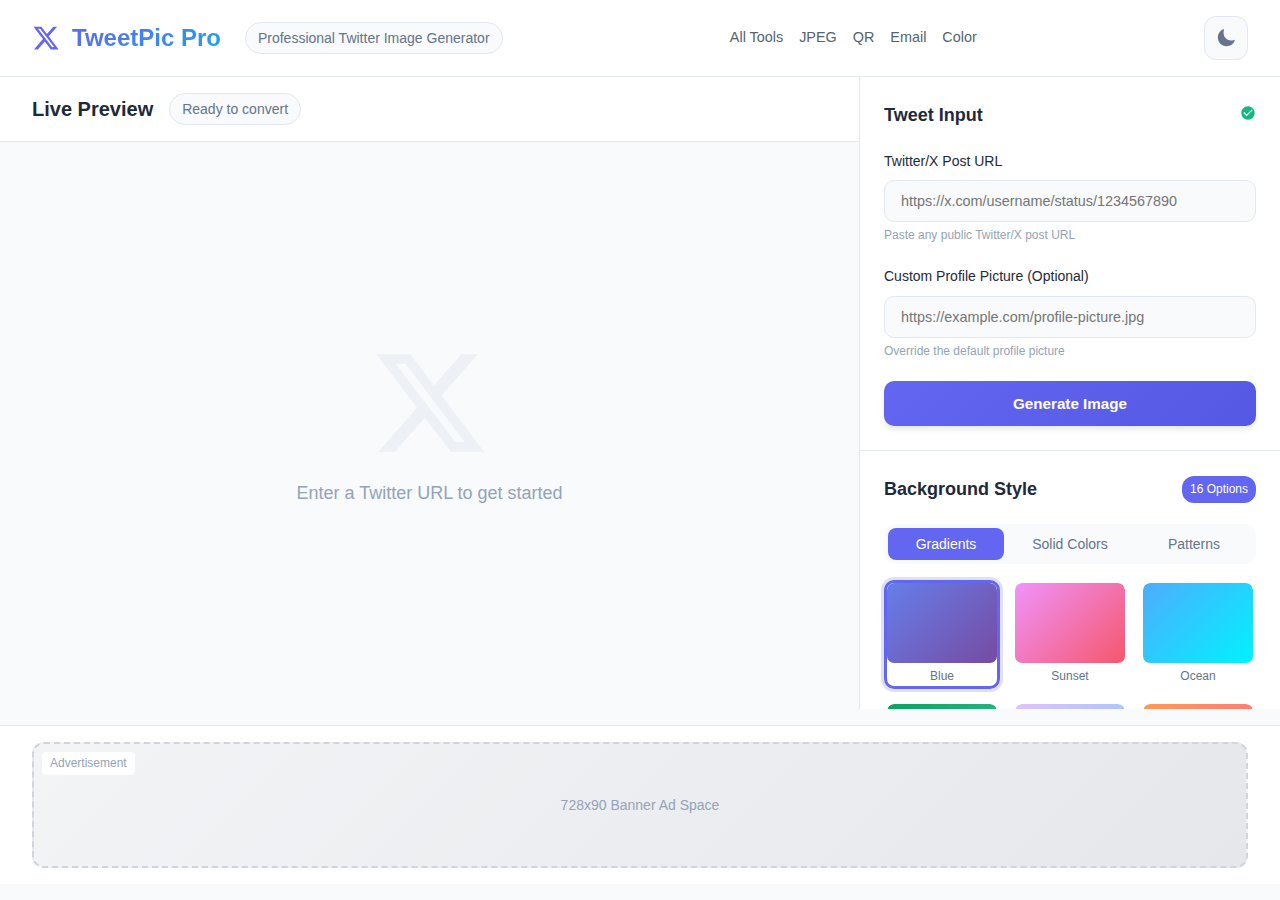
<file: index.html>
<!DOCTYPE html>
<html lang="en">
<head>
    <meta charset="UTF-8">
    <meta name="viewport" content="width=device-width, initial-scale=1.0">
    <title>TweetPic Pro - Professional Twitter to Image Converter</title>
    <link rel="stylesheet" href="style.css">
</head>
<body>
    <div class="app-container">
        <!-- Professional Header -->
        <header class="app-header">
            <div class="header-content">
                <div class="brand">
                    <div class="logo">
                        <svg width="28" height="28" viewBox="0 0 24 24" fill="currentColor">
                            <path d="M18.244 2.25h3.308l-7.227 8.26 8.502 11.24H16.17l-5.214-6.817L4.99 21.75H1.68l7.73-8.835L1.254 2.25H8.08l4.713 6.231zm-1.161 17.52h1.833L7.084 4.126H5.117z"/>
                        </svg>
                        <span>TweetPic Pro</span>
                    </div>
                    <span class="brand-tag">Professional Twitter Image Generator</span>
                </div>

                <nav class="header-nav" style="display: flex; gap: 1rem; align-items: center; font-size: 0.9rem;">
                    <a href="tools.html" style="color: #536471; text-decoration: none; font-weight: 500; transition: color 0.3s;">All Tools</a>
                    <a href="jpeg-compressor.html" style="color: #536471; text-decoration: none; font-weight: 500; transition: color 0.3s;">JPEG</a>
                    <a href="qr-generator.html" style="color: #536471; text-decoration: none; font-weight: 500; transition: color 0.3s;">QR</a>
                    <a href="email-extractor.html" style="color: #536471; text-decoration: none; font-weight: 500; transition: color 0.3s;">Email</a>
                    <a href="color-palette.html" style="color: #536471; text-decoration: none; font-weight: 500; transition: color 0.3s;">Color</a>
                </nav>

                <div class="header-actions">
                    <button id="theme-toggle" class="theme-toggle" title="Toggle dark mode">
                        <svg class="sun-icon" width="20" height="20" viewBox="0 0 24 24" fill="currentColor">
                            <path d="M12 2.25a.75.75 0 01.75.75v2.25a.75.75 0 01-1.5 0V3a.75.75 0 01.75-.75zM7.5 12a4.5 4.5 0 119 0 4.5 4.5 0 01-9 0zM18.894 6.166a.75.75 0 00-1.06-1.06l-1.591 1.591a.75.75 0 101.06 1.06l1.591-1.591zM21.75 12a.75.75 0 01-.75.75h-2.25a.75.75 0 010-1.5H21a.75.75 0 01.75.75zM17.834 18.894a.75.75 0 001.06-1.06l-1.591-1.591a.75.75 0 10-1.06 1.06l1.591 1.591zM12 18a.75.75 0 01.75.75V21a.75.75 0 01-1.5 0v-2.25A.75.75 0 0112 18zM7.28 17.28a.75.75 0 00-1.06 1.06l1.591 1.591a.75.75 0 101.06-1.06L7.28 17.28zM6 12a.75.75 0 01-.75.75H3a.75.75 0 010-1.5h2.25A.75.75 0 016 12zM6.166 7.106a.75.75 0 00-1.06-1.06L3.515 7.637a.75.75 0 101.06 1.06L6.166 7.106z"/>
                        </svg>
                        <svg class="moon-icon" width="20" height="20" viewBox="0 0 24 24" fill="currentColor" style="display: none;">
                            <path d="M9.528 1.718a.75.75 0 01.162.819A8.97 8.97 0 009 6a9 9 0 009 9 8.97 8.97 0 003.463-.69.75.75 0 01.981.98 10.503 10.503 0 01-9.694 6.46c-5.799 0-10.5-4.701-10.5-10.5 0-4.368 2.667-8.112 6.46-9.694a.75.75 0 01.818.162z"/>
                        </svg>
                    </button>
                </div>
            </div>
        </header>

        <!-- Main Content Area -->
        <div class="main-content">
            <!-- Left Panel - Preview and Download -->
            <div class="preview-panel">
                <div class="panel-header">
                    <div class="panel-header-left">
                        <h2>Live Preview</h2>
                        <span class="preview-status" id="preview-status">Ready to convert</span>
                    </div>
                    <button id="download-btn" class="download-btn" style="display: none;">
                        <svg width="20" height="20" viewBox="0 0 24 24" fill="currentColor">
                            <path d="M19 9h-4V3H9v6H5l7 7 7-7zM5 18v2h14v-2H5z"/>
                        </svg>
                        Download HD Image
                    </button>
                </div>
                
                <div class="canvas-container">
                    <div id="preview-section" class="preview-section" style="display: none;">
                        <div class="preview-wrapper">
                            <div id="tweet-card" class="tweet-card">
                                <!-- Tweet content will be dynamically inserted here -->
                            </div>
                        </div>
                        <div class="download-info">
                            <span>1080x1080px • PNG Format • Optimized for Social Media</span>
                        </div>
                    </div>
                    
                    <div id="empty-state" class="empty-state">
                        <svg width="120" height="120" viewBox="0 0 24 24" fill="currentColor" opacity="0.1">
                            <path d="M18.244 2.25h3.308l-7.227 8.26 8.502 11.24H16.17l-5.214-6.817L4.99 21.75H1.68l7.73-8.835L1.254 2.25H8.08l4.713 6.231zm-1.161 17.52h1.833L7.084 4.126H5.117z"/>
                        </svg>
                        <p>Enter a Twitter URL to get started</p>
                    </div>
                </div>
            </div>

            <!-- Right Panel - Controls -->
            <div class="controls-panel">
                <!-- Input Section -->
                <div class="control-section">
                    <div class="section-header">
                        <h3>Tweet Input</h3>
                        <span class="section-icon">
                            <svg width="16" height="16" viewBox="0 0 24 24" fill="currentColor">
                                <path d="M12 2C6.48 2 2 6.48 2 12s4.48 10 10 10 10-4.48 10-10S17.52 2 12 2zm-2 15l-5-5 1.41-1.41L10 14.17l7.59-7.59L19 8l-9 9z"/>
                            </svg>
                        </span>
                    </div>
                    
                    <div class="input-group">
                        <label for="twitter-url" class="input-label">Twitter/X Post URL</label>
                        <input 
                            type="url" 
                            id="twitter-url" 
                            placeholder="https://x.com/username/status/1234567890" 
                            class="url-input"
                        >
                        <span class="input-helper">Paste any public Twitter/X post URL</span>
                    </div>
                    
                    <div class="input-group">
                        <label for="profile-url" class="input-label">Custom Profile Picture (Optional)</label>
                        <input 
                            type="url" 
                            id="profile-url" 
                            placeholder="https://example.com/profile-picture.jpg" 
                            class="url-input"
                        >
                        <span class="input-helper">Override the default profile picture</span>
                    </div>
                    
                    <button id="convert-btn" class="convert-btn primary-btn">
                        <span class="btn-text">Generate Image</span>
                        <div class="loading-spinner"></div>
                    </button>
                    
                    <div id="error-message" class="error-message"></div>
                </div>

                <!-- Background Selector -->
                <div class="control-section background-section">
                    <div class="section-header">
                        <h3>Background Style</h3>
                        <span class="section-badge">16 Options</span>
                    </div>
                    
                    <div class="background-selector">
                        <div class="bg-tabs">
                            <button class="bg-tab active" data-tab="gradients">Gradients</button>
                            <button class="bg-tab" data-tab="solids">Solid Colors</button>
                            <button class="bg-tab" data-tab="patterns">Patterns</button>
                        </div>
                        
                        <div class="background-options-container">
                            <div class="background-options tab-gradients active">
                                <div class="background-option active" data-bg-type="gradient" data-bg-value="blue-gradient" title="Blue Gradient">
                                    <div class="bg-preview" style="background: linear-gradient(135deg, #667eea 0%, #764ba2 100%)"></div>
                                    <span class="bg-label">Blue</span>
                                </div>
                                <div class="background-option" data-bg-type="gradient" data-bg-value="sunset" title="Sunset">
                                    <div class="bg-preview" style="background: linear-gradient(135deg, #f093fb 0%, #f5576c 100%)"></div>
                                    <span class="bg-label">Sunset</span>
                                </div>
                                <div class="background-option" data-bg-type="gradient" data-bg-value="ocean" title="Ocean">
                                    <div class="bg-preview" style="background: linear-gradient(135deg, #4facfe 0%, #00f2fe 100%)"></div>
                                    <span class="bg-label">Ocean</span>
                                </div>
                                <div class="background-option" data-bg-type="gradient" data-bg-value="forest" title="Forest">
                                    <div class="bg-preview" style="background: linear-gradient(135deg, #0ba360 0%, #3cba92 100%)"></div>
                                    <span class="bg-label">Forest</span>
                                </div>
                                <div class="background-option" data-bg-type="gradient" data-bg-value="aurora" title="Aurora">
                                    <div class="bg-preview" style="background: linear-gradient(135deg, #e0c3fc 0%, #8ec5fc 100%)"></div>
                                    <span class="bg-label">Aurora</span>
                                </div>
                                <div class="background-option" data-bg-type="gradient" data-bg-value="fire" title="Fire">
                                    <div class="bg-preview" style="background: linear-gradient(135deg, #ff9a56 0%, #ff6a88 100%)"></div>
                                    <span class="bg-label">Fire</span>
                                </div>
                            </div>
                            
                            <div class="background-options tab-solids">
                                <div class="background-option" data-bg-type="solid" data-bg-value="#1DA1F2" title="Twitter Blue">
                                    <div class="bg-preview" style="background: #1DA1F2"></div>
                                    <span class="bg-label">Twitter</span>
                                </div>
                                <div class="background-option" data-bg-type="solid" data-bg-value="#000000" title="Black">
                                    <div class="bg-preview" style="background: #000000"></div>
                                    <span class="bg-label">Black</span>
                                </div>
                                <div class="background-option" data-bg-type="solid" data-bg-value="#FFFFFF" title="White">
                                    <div class="bg-preview" style="background: #FFFFFF; border: 1px solid #e1e8ed"></div>
                                    <span class="bg-label">White</span>
                                </div>
                                <div class="background-option" data-bg-type="solid" data-bg-value="#6B46C1" title="Purple">
                                    <div class="bg-preview" style="background: #6B46C1"></div>
                                    <span class="bg-label">Purple</span>
                                </div>
                                <div class="background-option" data-bg-type="solid" data-bg-value="#065F46" title="Dark Green">
                                    <div class="bg-preview" style="background: #065F46"></div>
                                    <span class="bg-label">Green</span>
                                </div>
                                <div class="background-option" data-bg-type="solid" data-bg-value="#1E293B" title="Slate">
                                    <div class="bg-preview" style="background: #1E293B"></div>
                                    <span class="bg-label">Slate</span>
                                </div>
                            </div>
                            
                            <div class="background-options tab-patterns">
                                <div class="background-option" data-bg-type="pattern" data-bg-value="dots" title="Dots Pattern">
                                    <div class="bg-preview pattern-dots"></div>
                                    <span class="bg-label">Dots</span>
                                </div>
                                <div class="background-option" data-bg-type="pattern" data-bg-value="lines" title="Lines Pattern">
                                    <div class="bg-preview pattern-lines"></div>
                                    <span class="bg-label">Lines</span>
                                </div>
                                <div class="background-option" data-bg-type="pattern" data-bg-value="grid" title="Grid Pattern">
                                    <div class="bg-preview pattern-grid"></div>
                                    <span class="bg-label">Grid</span>
                                </div>
                            </div>
                        </div>
                        
                        <div class="custom-color-section">
                            <div class="background-option color-picker-option" data-bg-type="custom" title="Custom Color">
                                <input type="color" id="custom-color" value="#764ba2">
                                <div class="bg-preview" id="custom-preview"></div>
                                <span class="bg-label">Custom</span>
                            </div>
                        </div>
                    </div>
                </div>

                <!-- Sidebar Ad Slot -->
                <div class="ad-slot ad-vertical">
                    <div class="ad-placeholder">
                        <span class="ad-label">Advertisement</span>
                        <div class="ad-content">
                            <p>300x250</p>
                            <p>Medium Rectangle</p>
                        </div>
                    </div>
                </div>
            </div>
        </div>

        <!-- Footer Ad Slot -->
        <div class="ad-slot ad-footer">
            <div class="ad-placeholder">
                <span class="ad-label">Advertisement</span>
                <div class="ad-content">
                    <p>728x90 Banner Ad Space</p>
                </div>
            </div>
        </div>

        <canvas id="canvas" style="display: none;"></canvas>
    </div>

    <script src="main.js"></script>
</body>
</html>
</file>
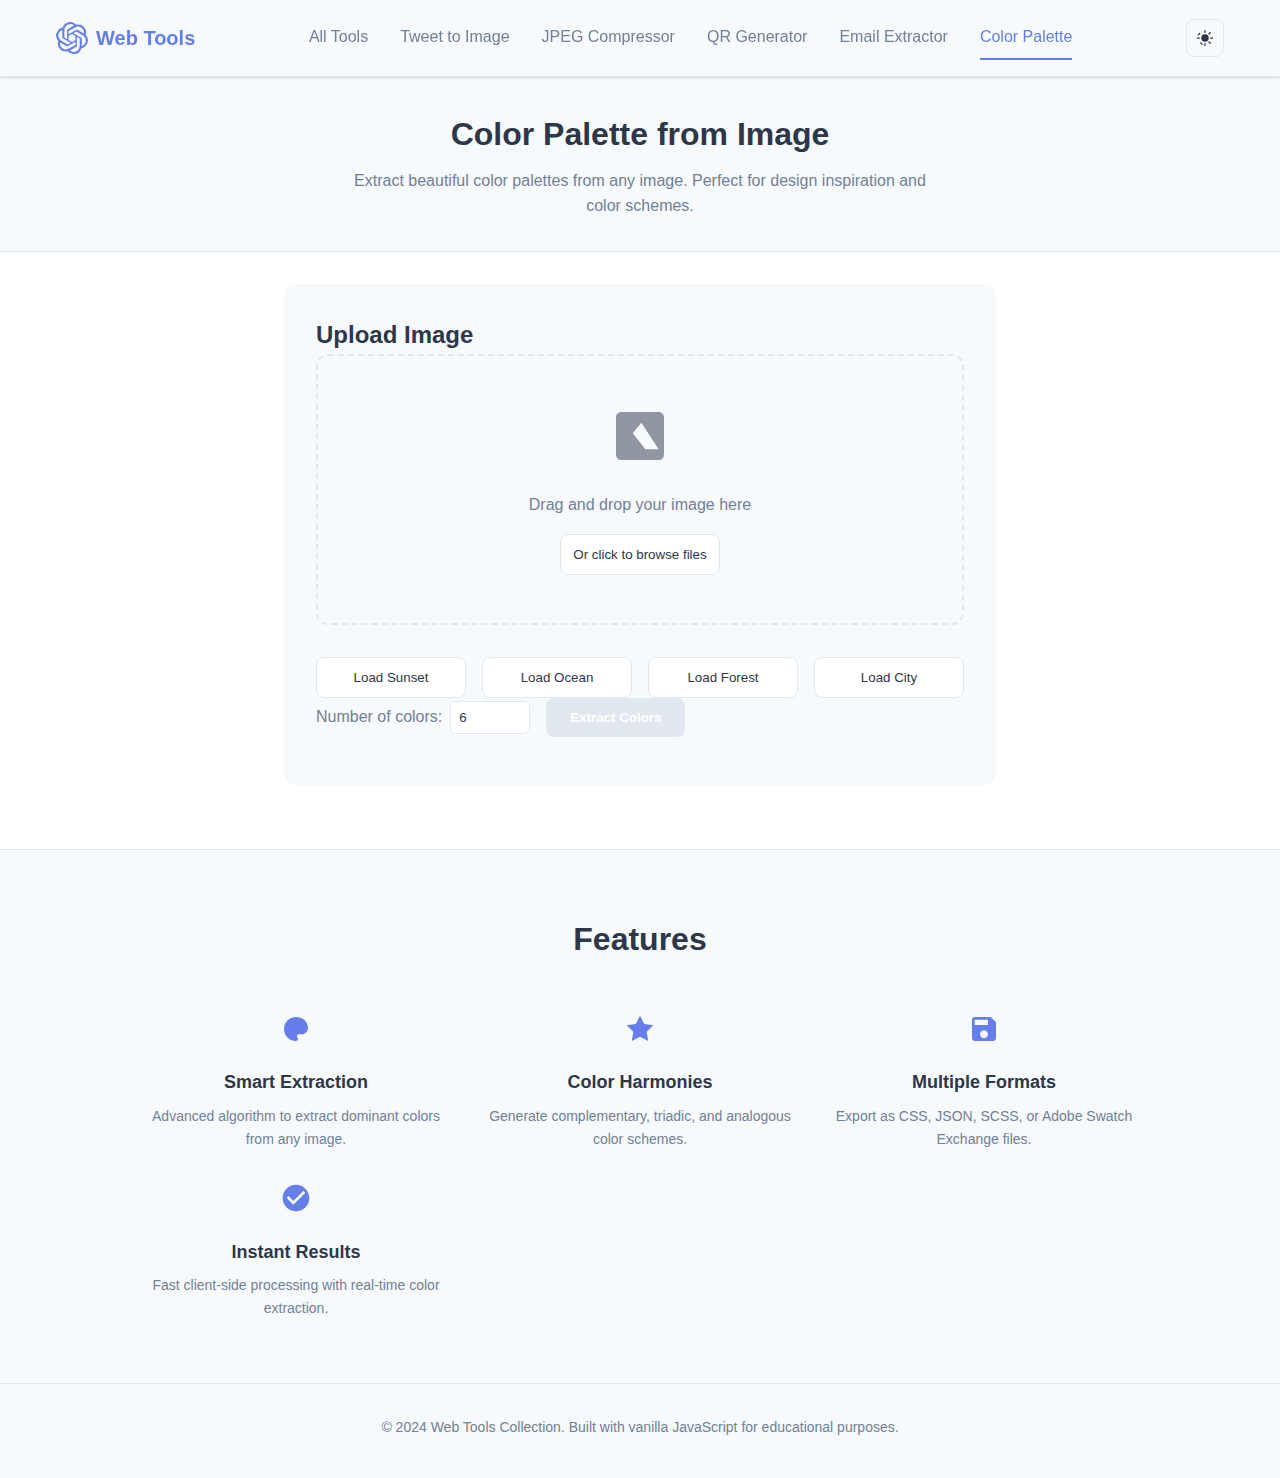
<file: color-palette.html>
<!DOCTYPE html>
<html lang="en">
<head>
    <meta charset="UTF-8">
    <meta name="viewport" content="width=device-width, initial-scale=1.0">
    <title>Color Palette from Image - Extract Colors from Any Image</title>
    <link rel="stylesheet" href="tools.css">
    <style>
        /* Page-specific styles */
        .palette-container {
            max-width: 1200px;
            margin: 2rem auto;
            padding: 0 1rem;
        }

        .upload-section {
            background: var(--card-bg);
            border-radius: 12px;
            padding: 2rem;
            margin-bottom: 2rem;
        }

        .upload-area {
            border: 2px dashed var(--border-color);
            border-radius: 12px;
            padding: 3rem;
            text-align: center;
            cursor: pointer;
            transition: all 0.3s ease;
            position: relative;
        }

        .upload-area:hover {
            border-color: var(--primary-color);
            background: var(--hover-bg);
        }

        .upload-area.drag-over {
            border-color: var(--primary-color);
            background: var(--hover-bg);
            transform: scale(1.02);
        }

        .upload-area.has-image {
            padding: 1rem;
            cursor: default;
        }

        .upload-icon {
            margin-bottom: 1rem;
            opacity: 0.5;
        }

        .upload-text {
            color: var(--text-secondary);
            margin-bottom: 1rem;
        }

        .file-input {
            display: none;
        }

        .image-preview {
            max-width: 100%;
            max-height: 400px;
            border-radius: 8px;
            display: none;
        }

        .image-preview.active {
            display: block;
            margin: 0 auto;
        }

        .sample-images {
            display: flex;
            gap: 1rem;
            margin-top: 2rem;
            flex-wrap: wrap;
        }

        .sample-btn {
            flex: 1;
            min-width: 150px;
            padding: 0.75rem;
            border: 1px solid var(--border-color);
            background: var(--bg-color);
            border-radius: 8px;
            cursor: pointer;
            transition: all 0.3s ease;
            font-weight: 500;
            color: var(--text-primary);
        }

        .sample-btn:hover {
            background: var(--hover-bg);
            border-color: var(--primary-color);
        }

        .results-section {
            display: none;
        }

        .results-section.active {
            display: block;
        }

        .palette-grid {
            display: grid;
            grid-template-columns: repeat(auto-fit, minmax(200px, 1fr));
            gap: 1.5rem;
            margin-bottom: 2rem;
        }

        .color-card {
            background: var(--card-bg);
            border-radius: 12px;
            overflow: hidden;
            box-shadow: var(--shadow);
            transition: transform 0.3s ease;
            cursor: pointer;
        }

        .color-card:hover {
            transform: translateY(-4px);
            box-shadow: var(--shadow-lg);
        }

        .color-preview {
            height: 120px;
            position: relative;
        }

        .color-percentage {
            position: absolute;
            top: 0.5rem;
            right: 0.5rem;
            background: rgba(0, 0, 0, 0.5);
            color: white;
            padding: 0.25rem 0.5rem;
            border-radius: 4px;
            font-size: 0.875rem;
            font-weight: 600;
        }

        .color-info {
            padding: 1rem;
        }

        .color-name {
            font-weight: 600;
            margin-bottom: 0.5rem;
            color: var(--text-primary);
        }

        .color-values {
            display: flex;
            flex-direction: column;
            gap: 0.25rem;
        }

        .color-value {
            display: flex;
            justify-content: space-between;
            align-items: center;
            font-family: 'Courier New', monospace;
            font-size: 0.875rem;
            padding: 0.25rem;
            border-radius: 4px;
            transition: background 0.3s ease;
        }

        .color-value:hover {
            background: var(--hover-bg);
        }

        .value-label {
            color: var(--text-secondary);
            font-weight: 500;
        }

        .value-text {
            color: var(--text-primary);
        }

        .copy-indicator {
            position: fixed;
            top: 50%;
            left: 50%;
            transform: translate(-50%, -50%);
            background: var(--primary-color);
            color: white;
            padding: 1rem 2rem;
            border-radius: 8px;
            font-weight: 600;
            opacity: 0;
            pointer-events: none;
            transition: opacity 0.3s ease;
            z-index: 1000;
        }

        .copy-indicator.show {
            opacity: 1;
        }

        .export-section {
            background: var(--card-bg);
            border-radius: 12px;
            padding: 2rem;
            margin-bottom: 2rem;
        }

        .export-options {
            display: grid;
            grid-template-columns: repeat(auto-fit, minmax(200px, 1fr));
            gap: 1rem;
            margin-top: 1rem;
        }

        .export-btn {
            padding: 0.75rem;
            border: none;
            border-radius: 8px;
            font-weight: 600;
            cursor: pointer;
            transition: all 0.3s ease;
            display: flex;
            align-items: center;
            justify-content: center;
            gap: 0.5rem;
        }

        .export-btn.primary {
            background: var(--primary-color);
            color: white;
        }

        .export-btn.secondary {
            background: var(--border-color);
            color: var(--text-primary);
        }

        .export-btn:hover {
            transform: translateY(-2px);
        }

        .variations-section {
            background: var(--card-bg);
            border-radius: 12px;
            padding: 2rem;
        }

        .variations-grid {
            display: grid;
            grid-template-columns: repeat(auto-fill, minmax(60px, 1fr));
            gap: 0.5rem;
            margin-top: 1rem;
        }

        .variation-swatch {
            aspect-ratio: 1;
            border-radius: 8px;
            cursor: pointer;
            transition: transform 0.3s ease;
            position: relative;
        }

        .variation-swatch:hover {
            transform: scale(1.1);
        }

        .variation-label {
            position: absolute;
            bottom: 0;
            left: 0;
            right: 0;
            background: rgba(0, 0, 0, 0.5);
            color: white;
            text-align: center;
            padding: 0.125rem;
            font-size: 0.625rem;
            border-radius: 0 0 8px 8px;
        }

        .controls-row {
            display: flex;
            gap: 1rem;
            margin-bottom: 1rem;
            flex-wrap: wrap;
        }

        .control-group {
            display: flex;
            align-items: center;
            gap: 0.5rem;
        }

        .control-label {
            font-weight: 500;
            color: var(--text-secondary);
        }

        .control-input {
            width: 80px;
            padding: 0.5rem;
            border: 1px solid var(--border-color);
            border-radius: 6px;
            background: var(--bg-color);
            color: var(--text-primary);
        }

        .extract-btn {
            padding: 0.75rem 1.5rem;
            background: var(--primary-color);
            color: white;
            border: none;
            border-radius: 8px;
            font-weight: 600;
            cursor: pointer;
            transition: background 0.3s ease;
        }

        .extract-btn:hover {
            background: var(--primary-hover);
        }

        .extract-btn:disabled {
            background: var(--border-color);
            cursor: not-allowed;
        }

        canvas {
            display: none;
        }

        .harmonies-section {
            background: var(--card-bg);
            border-radius: 12px;
            padding: 2rem;
            margin-bottom: 2rem;
        }

        .harmony-group {
            margin-bottom: 1.5rem;
        }

        .harmony-title {
            font-weight: 600;
            margin-bottom: 0.5rem;
            color: var(--text-primary);
        }

        .harmony-colors {
            display: flex;
            gap: 0.5rem;
        }

        .harmony-swatch {
            width: 50px;
            height: 50px;
            border-radius: 8px;
            cursor: pointer;
            transition: transform 0.3s ease;
        }

        .harmony-swatch:hover {
            transform: scale(1.1);
        }
    </style>
</head>
<body>
    <div class="site-container">
        <!-- Header -->
        <header class="site-header">
            <div class="header-content">
                <div class="logo">
                    <svg width="32" height="32" viewBox="0 0 24 24" fill="currentColor">
                        <path d="M22.2819 9.8211a5.9847 5.9847 0 0 0-.5157-4.9108 6.0462 6.0462 0 0 0-6.5098-2.9A6.0651 6.0651 0 0 0 4.9807 4.1818a5.9847 5.9847 0 0 0-3.9977 2.9 6.0462 6.0462 0 0 0 .7427 7.0966 5.98 5.98 0 0 0 .511 4.9107 6.051 6.051 0 0 0 6.5146 2.9001A5.9847 5.9847 0 0 0 13.2599 24a6.0557 6.0557 0 0 0 5.7718-4.2058 5.9894 5.9894 0 0 0 3.9977-2.9001 6.0557 6.0557 0 0 0-.7475-7.0729zm-9.022 12.6081a4.4755 4.4755 0 0 1-2.8764-1.0408l.1419-.0804 4.7783-2.7582a.7948.7948 0 0 0 .3927-.6813v-6.7369l2.02 1.1686a.071.071 0 0 1 .038.052v5.5826a4.504 4.504 0 0 1-4.4945 4.4944zm-9.6607-4.1254a4.4708 4.4708 0 0 1-.5346-3.0137l.142.0852 4.783 2.7582a.7712.7712 0 0 0 .7806 0l5.8428-3.3685v2.3324a.0804.0804 0 0 1-.0332.0615L9.74 19.9502a4.4992 4.4992 0 0 1-6.1408-1.6464zM2.3408 7.8956a4.485 4.485 0 0 1 2.3655-1.9728V11.6a.7664.7664 0 0 0 .3879.6765l5.8144 3.3543-2.0201 1.1685a.0757.0757 0 0 1-.071 0l-4.8303-2.7865A4.504 4.504 0 0 1 2.3408 7.8956zm16.5963 3.8558L13.1038 8.364 15.1192 7.2a.0757.0757 0 0 1 .071 0l4.8303 2.7913a4.4944 4.4944 0 0 1-.6765 8.1042v-5.6772a.79.79 0 0 0-.4069-.6794zm2.0107-3.0231l-.142-.0852-4.7735-2.7818a.7759.7759 0 0 0-.7854 0L9.409 9.2297V6.8974a.0662.0662 0 0 1 .0284-.0615l4.8351-2.8036a4.4992 4.4992 0 0 1 6.6802 4.66zM8.3065 12.863l-2.02-1.1638a.0804.0804 0 0 1-.038-.0567V6.0742a4.4992 4.4992 0 0 1 7.3757-3.4537l-.142.0805L8.704 5.459a.7948.7948 0 0 0-.3927.6813zm1.0976-2.3654l2.602-1.4998 2.6069 1.4998v2.9994l-2.5974 1.4997-2.6067-1.4997Z"/>
                    </svg>
                    <span>Web Tools</span>
                </div>
                <nav class="main-nav">
                    <a href="tools.html" class="nav-link">All Tools</a>
                    <a href="index.html" class="nav-link">Tweet to Image</a>
                    <a href="jpeg-compressor.html" class="nav-link">JPEG Compressor</a>
                    <a href="qr-generator.html" class="nav-link">QR Generator</a>
                    <a href="email-extractor.html" class="nav-link">Email Extractor</a>
                    <a href="color-palette.html" class="nav-link active">Color Palette</a>
                </nav>
                <button id="theme-toggle" class="theme-toggle" title="Toggle dark mode">
                    <svg class="sun-icon" width="20" height="20" viewBox="0 0 24 24" fill="currentColor">
                        <path d="M12 2.25a.75.75 0 01.75.75v2.25a.75.75 0 01-1.5 0V3a.75.75 0 01.75-.75zM7.5 12a4.5 4.5 0 119 0 4.5 4.5 0 01-9 0zM18.894 6.166a.75.75 0 00-1.06-1.06l-1.591 1.591a.75.75 0 101.06 1.06l1.591-1.591zM21.75 12a.75.75 0 01-.75.75h-2.25a.75.75 0 010-1.5H21a.75.75 0 01.75.75zM17.834 18.894a.75.75 0 001.06-1.06l-1.591-1.591a.75.75 0 10-1.06 1.06l1.591 1.591zM12 18a.75.75 0 01.75.75V21a.75.75 0 01-1.5 0v-2.25A.75.75 0 0112 18zM7.28 17.28a.75.75 0 00-1.06 1.06l1.591 1.591a.75.75 0 101.06-1.06L7.28 17.28zM6 12a.75.75 0 01-.75.75H3a.75.75 0 010-1.5h2.25A.75.75 0 016 12zM6.166 7.106a.75.75 0 00-1.06-1.06L3.515 7.637a.75.75 0 101.06 1.06L6.166 7.106z"/>
                    </svg>
                    <svg class="moon-icon" width="20" height="20" viewBox="0 0 24 24" fill="currentColor" style="display: none;">
                        <path d="M9.528 1.718a.75.75 0 01.162.819A8.97 8.97 0 009 6a9 9 0 009 9 8.97 8.97 0 003.463-.69.75.75 0 01.981.98 10.503 10.503 0 01-9.694 6.46c-5.799 0-10.5-4.701-10.5-10.5 0-4.368 2.667-8.112 6.46-9.694a.75.75 0 01.818.162z"/>
                    </svg>
                </button>
            </div>
        </header>

        <!-- Page Header -->
        <div class="page-header">
            <h1>Color Palette from Image</h1>
            <p>Extract beautiful color palettes from any image. Perfect for design inspiration and color schemes.</p>
        </div>

        <!-- Main Content -->
        <div class="palette-container">
            <!-- Upload Section -->
            <div class="upload-section">
                <h2>Upload Image</h2>

                <div class="upload-area" id="upload-area">
                    <svg class="upload-icon" width="64" height="64" viewBox="0 0 24 24" fill="currentColor">
                        <path d="M19 3H5c-1.1 0-2 .9-2 2v14c0 1.1.9 2 2 2h14c1.1 0 2-.9 2-2V5c0-1.1-.9-2-2-2zm-5 14l-7-9 2.25 3 3.25-4L19 17H14z"/>
                    </svg>
                    <p class="upload-text">Drag and drop your image here</p>
                    <button class="sample-btn">Or click to browse files</button>
                    <input type="file" id="file-input" class="file-input" accept="image/*">
                    <img id="image-preview" class="image-preview" alt="Uploaded image">
                </div>

                <div class="sample-images">
                    <button class="sample-btn" data-sample="sunset">Load Sunset</button>
                    <button class="sample-btn" data-sample="ocean">Load Ocean</button>
                    <button class="sample-btn" data-sample="forest">Load Forest</button>
                    <button class="sample-btn" data-sample="city">Load City</button>
                </div>

                <div class="controls-row">
                    <div class="control-group">
                        <label class="control-label">Number of colors:</label>
                        <input type="number" id="color-count" class="control-input" min="2" max="12" value="6">
                    </div>
                    <button class="extract-btn" id="extract-btn" disabled>Extract Colors</button>
                </div>
            </div>

            <!-- Results Section -->
            <div class="results-section" id="results-section">
                <!-- Extracted Palette -->
                <div class="export-section">
                    <h2>Extracted Palette</h2>
                    <div class="palette-grid" id="palette-grid">
                        <!-- Color cards will be inserted here -->
                    </div>
                </div>

                <!-- Color Harmonies -->
                <div class="harmonies-section" id="harmonies-section">
                    <h2>Color Harmonies</h2>
                    <div id="harmonies-content">
                        <!-- Harmony suggestions will be inserted here -->
                    </div>
                </div>

                <!-- Variations -->
                <div class="variations-section">
                    <h2>Color Variations</h2>
                    <p style="color: var(--text-secondary); margin-bottom: 1rem;">Click any color above to see its variations</p>
                    <div class="variations-grid" id="variations-grid">
                        <!-- Variations will be inserted here -->
                    </div>
                </div>

                <!-- Export Options -->
                <div class="export-section">
                    <h2>Export Palette</h2>
                    <div class="export-options">
                        <button class="export-btn primary" id="copy-css-btn">
                            <svg width="20" height="20" viewBox="0 0 24 24" fill="currentColor">
                                <path d="M16 1H4c-1.1 0-2 .9-2 2v14h2V3h12V1zm3 4H8c-1.1 0-2 .9-2 2v14c0 1.1.9 2 2 2h11c1.1 0 2-.9 2-2V7c0-1.1-.9-2-2-2zm0 16H8V7h11v14z"/>
                            </svg>
                            Copy as CSS
                        </button>
                        <button class="export-btn secondary" id="copy-hex-btn">
                            <svg width="20" height="20" viewBox="0 0 24 24" fill="currentColor">
                                <path d="M16 1H4c-1.1 0-2 .9-2 2v14h2V3h12V1zm3 4H8c-1.1 0-2 .9-2 2v14c0 1.1.9 2 2 2h11c1.1 0 2-.9 2-2V7c0-1.1-.9-2-2-2zm0 16H8V7h11v14z"/>
                            </svg>
                            Copy HEX Values
                        </button>
                        <button class="export-btn secondary" id="download-json-btn">
                            <svg width="20" height="20" viewBox="0 0 24 24" fill="currentColor">
                                <path d="M19 9h-4V3H9v6H5l7 7 7-7zM5 18v2h14v-2H5z"/>
                            </svg>
                            Download JSON
                        </button>
                        <button class="export-btn secondary" id="download-scss-btn">
                            <svg width="20" height="20" viewBox="0 0 24 24" fill="currentColor">
                                <path d="M19 9h-4V3H9v6H5l7 7 7-7zM5 18v2h14v-2H5z"/>
                            </svg>
                            Download SCSS
                        </button>
                        <button class="export-btn secondary" id="download-ase-btn">
                            <svg width="20" height="20" viewBox="0 0 24 24" fill="currentColor">
                                <path d="M19 9h-4V3H9v6H5l7 7 7-7zM5 18v2h14v-2H5z"/>
                            </svg>
                            Download ASE
                        </button>
                        <button class="export-btn secondary" id="save-image-btn">
                            <svg width="20" height="20" viewBox="0 0 24 24" fill="currentColor">
                                <path d="M21 19V5c0-1.1-.9-2-2-2H5c-1.1 0-2 .9-2 2v14c0 1.1.9 2 2 2h14c1.1 0 2-.9 2-2zM8.5 13.5l2.5 3.01L14.5 12l4.5 6H5l3.5-4.5z"/>
                            </svg>
                            Save as Image
                        </button>
                    </div>
                </div>
            </div>
        </div>

        <!-- Copy Indicator -->
        <div class="copy-indicator" id="copy-indicator">Copied to clipboard!</div>

        <!-- Hidden Canvas for Image Processing -->
        <canvas id="canvas"></canvas>

        <!-- Features Section -->
        <section class="features-section">
            <h2>Features</h2>
            <div class="features-grid">
                <div class="feature">
                    <svg width="32" height="32" viewBox="0 0 24 24" fill="currentColor">
                        <path d="M12 3c-4.97 0-9 4.03-9 9s4.03 9 9 9c.83 0 1.5-.67 1.5-1.5 0-.39-.15-.74-.39-1.01-.23-.26-.38-.61-.38-.99 0-.83.67-1.5 1.5-1.5H16c2.76 0 5-2.24 5-5 0-4.42-4.03-8-9-8z"/>
                    </svg>
                    <h3>Smart Extraction</h3>
                    <p>Advanced algorithm to extract dominant colors from any image.</p>
                </div>
                <div class="feature">
                    <svg width="32" height="32" viewBox="0 0 24 24" fill="currentColor">
                        <path d="M12 2l3.09 6.26L22 9.27l-5 4.87 1.18 6.88L12 17.77l-6.18 3.25L7 14.14 2 9.27l6.91-1.01L12 2z"/>
                    </svg>
                    <h3>Color Harmonies</h3>
                    <p>Generate complementary, triadic, and analogous color schemes.</p>
                </div>
                <div class="feature">
                    <svg width="32" height="32" viewBox="0 0 24 24" fill="currentColor">
                        <path d="M17 3H5c-1.11 0-2 .9-2 2v14c0 1.1.89 2 2 2h14c1.1 0 2-.9 2-2V7l-4-4zm-5 16c-1.66 0-3-1.34-3-3s1.34-3 3-3 3 1.34 3 3-1.34 3-3 3zm3-10H5V5h10v4z"/>
                    </svg>
                    <h3>Multiple Formats</h3>
                    <p>Export as CSS, JSON, SCSS, or Adobe Swatch Exchange files.</p>
                </div>
                <div class="feature">
                    <svg width="32" height="32" viewBox="0 0 24 24" fill="currentColor">
                        <path d="M12 2C6.48 2 2 6.48 2 12s4.48 10 10 10 10-4.48 10-10S17.52 2 12 2zm-2 15l-5-5 1.41-1.41L10 14.17l7.59-7.59L19 8l-9 9z"/>
                    </svg>
                    <h3>Instant Results</h3>
                    <p>Fast client-side processing with real-time color extraction.</p>
                </div>
            </div>
        </section>

        <!-- Footer -->
        <footer class="site-footer">
            <div class="footer-content">
                <p>&copy; 2024 Web Tools Collection. Built with vanilla JavaScript for educational purposes.</p>
            </div>
        </footer>
    </div>

    <script src="color-palette.js"></script>
</body>
</html>
</file>
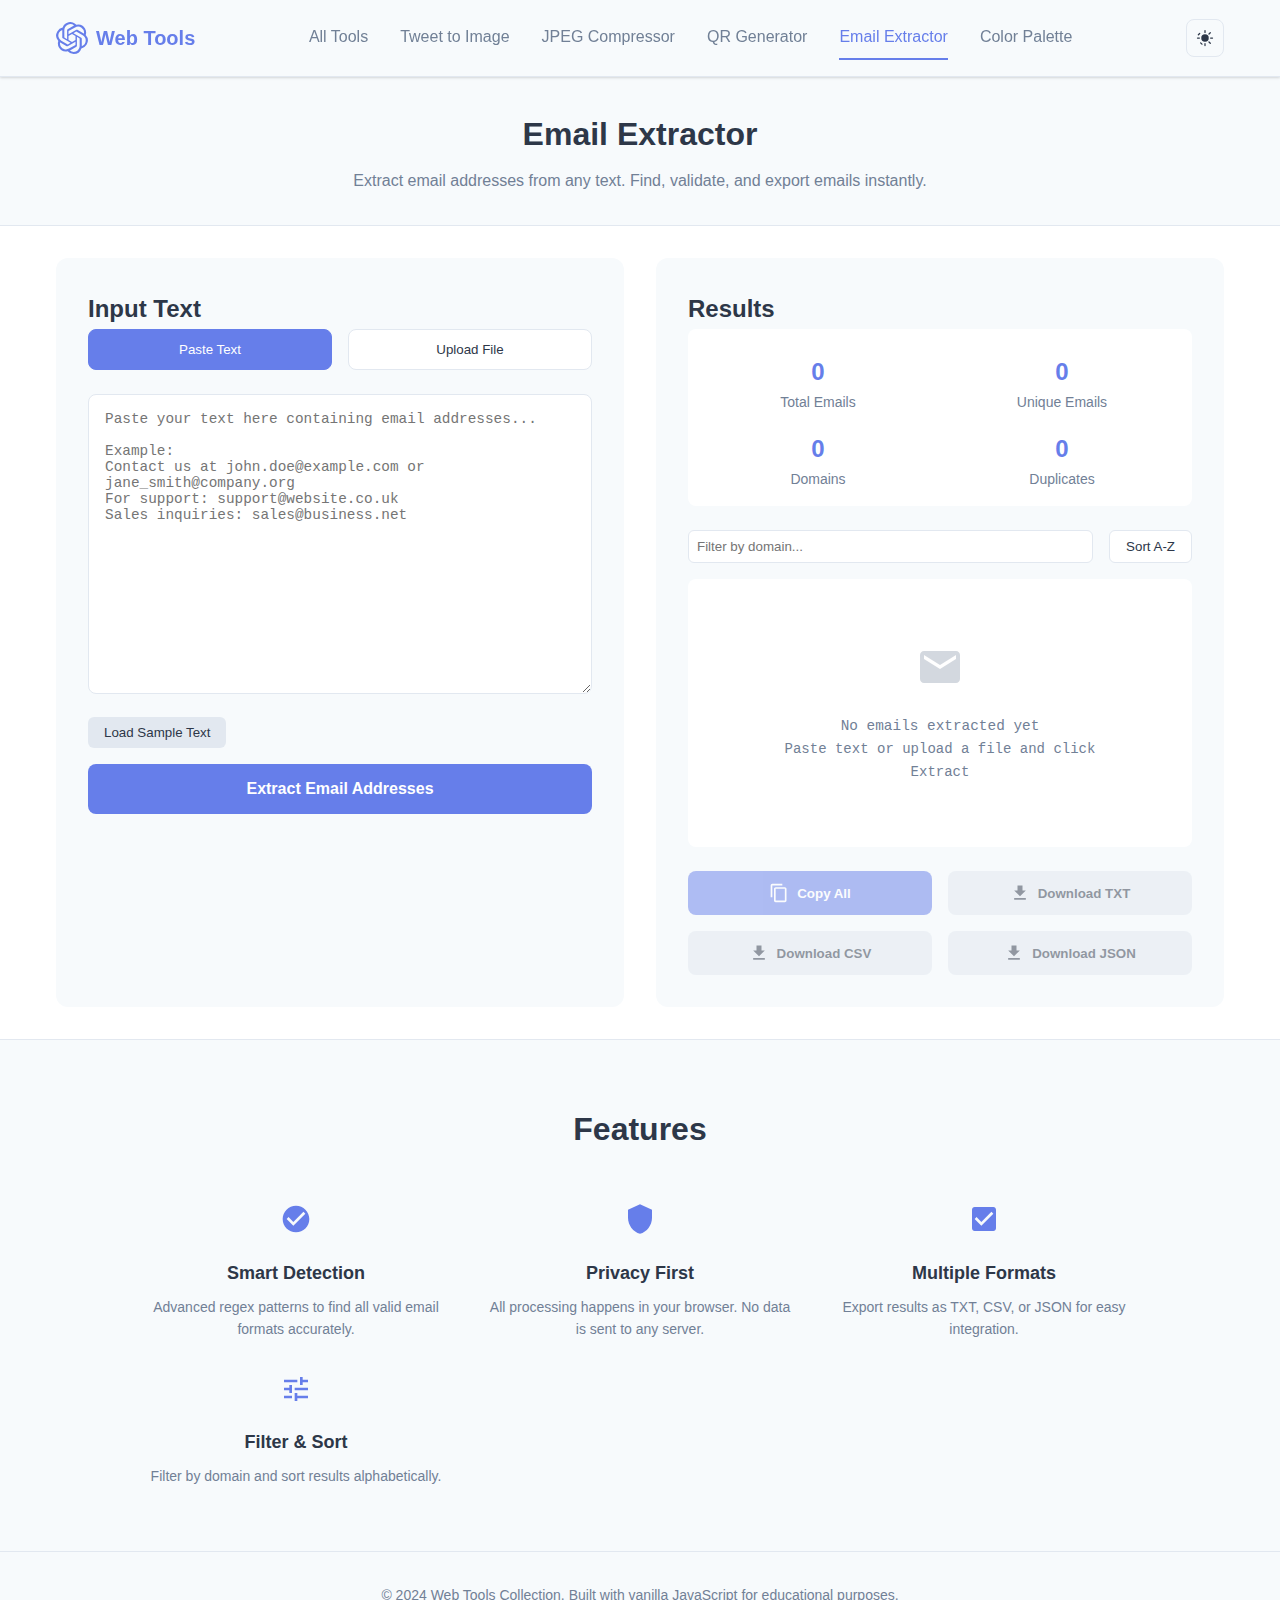
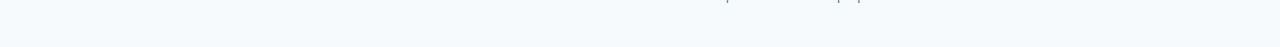
<file: email-extractor.html>
<!DOCTYPE html>
<html lang="en">
<head>
    <meta charset="UTF-8">
    <meta name="viewport" content="width=device-width, initial-scale=1.0">
    <title>Email Extractor - Extract Email Addresses from Text</title>
    <link rel="stylesheet" href="tools.css">
    <style>
        /* Page-specific styles */
        .extractor-container {
            max-width: 1200px;
            margin: 2rem auto;
            padding: 0 1rem;
            display: grid;
            grid-template-columns: 1fr 1fr;
            gap: 2rem;
        }

        @media (max-width: 768px) {
            .extractor-container {
                grid-template-columns: 1fr;
            }
        }

        .input-panel, .output-panel {
            background: var(--card-bg);
            border-radius: 12px;
            padding: 2rem;
        }

        .input-methods {
            display: flex;
            gap: 1rem;
            margin-bottom: 1.5rem;
        }

        .method-btn {
            flex: 1;
            padding: 0.75rem;
            border: 1px solid var(--border-color);
            background: var(--bg-color);
            border-radius: 8px;
            cursor: pointer;
            transition: all 0.3s ease;
            font-weight: 500;
            color: var(--text-primary);
        }

        .method-btn:hover {
            background: var(--hover-bg);
        }

        .method-btn.active {
            background: var(--primary-color);
            color: white;
            border-color: var(--primary-color);
        }

        .text-input {
            width: 100%;
            min-height: 300px;
            padding: 1rem;
            border: 1px solid var(--border-color);
            border-radius: 8px;
            font-family: 'Courier New', monospace;
            font-size: 0.9rem;
            resize: vertical;
            background: var(--bg-color);
            color: var(--text-primary);
        }

        .file-upload-area {
            display: none;
            border: 2px dashed var(--border-color);
            border-radius: 8px;
            padding: 3rem;
            text-align: center;
            cursor: pointer;
            transition: all 0.3s ease;
        }

        .file-upload-area.active {
            display: block;
        }

        .file-upload-area:hover {
            border-color: var(--primary-color);
            background: var(--hover-bg);
        }

        .file-upload-area.drag-over {
            border-color: var(--primary-color);
            background: var(--hover-bg);
        }

        .extract-btn {
            width: 100%;
            padding: 1rem;
            background: var(--primary-color);
            color: white;
            border: none;
            border-radius: 8px;
            font-size: 1rem;
            font-weight: 600;
            cursor: pointer;
            transition: background 0.3s ease;
            margin-top: 1rem;
        }

        .extract-btn:hover {
            background: var(--primary-hover);
        }

        .extract-btn:disabled {
            background: var(--border-color);
            cursor: not-allowed;
        }

        .stats-card {
            background: var(--bg-color);
            border-radius: 8px;
            padding: 1rem;
            margin-bottom: 1.5rem;
        }

        .stats-grid {
            display: grid;
            grid-template-columns: 1fr 1fr;
            gap: 1rem;
            margin-top: 0.5rem;
        }

        .stat-item {
            text-align: center;
        }

        .stat-value {
            font-size: 1.5rem;
            font-weight: 700;
            color: var(--primary-color);
        }

        .stat-label {
            font-size: 0.875rem;
            color: var(--text-secondary);
        }

        .filter-controls {
            display: flex;
            gap: 1rem;
            margin-bottom: 1rem;
        }

        .filter-input {
            flex: 1;
            padding: 0.5rem;
            border: 1px solid var(--border-color);
            border-radius: 6px;
            background: var(--bg-color);
            color: var(--text-primary);
        }

        .sort-btn {
            padding: 0.5rem 1rem;
            border: 1px solid var(--border-color);
            background: var(--bg-color);
            border-radius: 6px;
            cursor: pointer;
            transition: all 0.3s ease;
            color: var(--text-primary);
        }

        .sort-btn:hover {
            background: var(--hover-bg);
        }

        .emails-list {
            background: var(--bg-color);
            border-radius: 8px;
            padding: 1rem;
            max-height: 300px;
            overflow-y: auto;
            font-family: 'Courier New', monospace;
            font-size: 0.9rem;
        }

        .email-item {
            padding: 0.5rem;
            border-bottom: 1px solid var(--border-color);
            display: flex;
            justify-content: space-between;
            align-items: center;
        }

        .email-item:last-child {
            border-bottom: none;
        }

        .email-item:hover {
            background: var(--hover-bg);
        }

        .email-text {
            flex: 1;
            word-break: break-all;
        }

        .copy-btn {
            padding: 0.25rem 0.5rem;
            background: var(--primary-color);
            color: white;
            border: none;
            border-radius: 4px;
            font-size: 0.75rem;
            cursor: pointer;
            opacity: 0;
            transition: opacity 0.3s ease;
        }

        .email-item:hover .copy-btn {
            opacity: 1;
        }

        .export-buttons {
            display: grid;
            grid-template-columns: 1fr 1fr;
            gap: 1rem;
            margin-top: 1.5rem;
        }

        .export-btn {
            padding: 0.75rem;
            border: none;
            border-radius: 8px;
            font-weight: 600;
            cursor: pointer;
            transition: all 0.3s ease;
            display: flex;
            align-items: center;
            justify-content: center;
            gap: 0.5rem;
        }

        .export-btn.primary {
            background: var(--primary-color);
            color: white;
        }

        .export-btn.secondary {
            background: var(--border-color);
            color: var(--text-primary);
        }

        .export-btn:hover {
            transform: translateY(-2px);
        }

        .export-btn:disabled {
            opacity: 0.5;
            cursor: not-allowed;
            transform: none;
        }

        .domains-breakdown {
            background: var(--bg-color);
            border-radius: 8px;
            padding: 1rem;
            margin-top: 1rem;
        }

        .domain-item {
            display: flex;
            justify-content: space-between;
            padding: 0.5rem;
            border-bottom: 1px solid var(--border-color);
        }

        .domain-item:last-child {
            border-bottom: none;
        }

        .domain-name {
            font-weight: 500;
        }

        .domain-count {
            background: var(--primary-color);
            color: white;
            padding: 0.125rem 0.5rem;
            border-radius: 12px;
            font-size: 0.875rem;
        }

        .empty-state {
            text-align: center;
            padding: 3rem;
            color: var(--text-secondary);
        }

        .empty-state svg {
            opacity: 0.3;
            margin-bottom: 1rem;
        }

        .sample-text-btn {
            margin-top: 1rem;
            padding: 0.5rem 1rem;
            background: var(--border-color);
            color: var(--text-primary);
            border: none;
            border-radius: 6px;
            cursor: pointer;
            transition: all 0.3s ease;
        }

        .sample-text-btn:hover {
            background: var(--hover-bg);
        }
    </style>
</head>
<body>
    <div class="site-container">
        <!-- Header -->
        <header class="site-header">
            <div class="header-content">
                <div class="logo">
                    <svg width="32" height="32" viewBox="0 0 24 24" fill="currentColor">
                        <path d="M22.2819 9.8211a5.9847 5.9847 0 0 0-.5157-4.9108 6.0462 6.0462 0 0 0-6.5098-2.9A6.0651 6.0651 0 0 0 4.9807 4.1818a5.9847 5.9847 0 0 0-3.9977 2.9 6.0462 6.0462 0 0 0 .7427 7.0966 5.98 5.98 0 0 0 .511 4.9107 6.051 6.051 0 0 0 6.5146 2.9001A5.9847 5.9847 0 0 0 13.2599 24a6.0557 6.0557 0 0 0 5.7718-4.2058 5.9894 5.9894 0 0 0 3.9977-2.9001 6.0557 6.0557 0 0 0-.7475-7.0729zm-9.022 12.6081a4.4755 4.4755 0 0 1-2.8764-1.0408l.1419-.0804 4.7783-2.7582a.7948.7948 0 0 0 .3927-.6813v-6.7369l2.02 1.1686a.071.071 0 0 1 .038.052v5.5826a4.504 4.504 0 0 1-4.4945 4.4944zm-9.6607-4.1254a4.4708 4.4708 0 0 1-.5346-3.0137l.142.0852 4.783 2.7582a.7712.7712 0 0 0 .7806 0l5.8428-3.3685v2.3324a.0804.0804 0 0 1-.0332.0615L9.74 19.9502a4.4992 4.4992 0 0 1-6.1408-1.6464zM2.3408 7.8956a4.485 4.485 0 0 1 2.3655-1.9728V11.6a.7664.7664 0 0 0 .3879.6765l5.8144 3.3543-2.0201 1.1685a.0757.0757 0 0 1-.071 0l-4.8303-2.7865A4.504 4.504 0 0 1 2.3408 7.8956zm16.5963 3.8558L13.1038 8.364 15.1192 7.2a.0757.0757 0 0 1 .071 0l4.8303 2.7913a4.4944 4.4944 0 0 1-.6765 8.1042v-5.6772a.79.79 0 0 0-.4069-.6794zm2.0107-3.0231l-.142-.0852-4.7735-2.7818a.7759.7759 0 0 0-.7854 0L9.409 9.2297V6.8974a.0662.0662 0 0 1 .0284-.0615l4.8351-2.8036a4.4992 4.4992 0 0 1 6.6802 4.66zM8.3065 12.863l-2.02-1.1638a.0804.0804 0 0 1-.038-.0567V6.0742a4.4992 4.4992 0 0 1 7.3757-3.4537l-.142.0805L8.704 5.459a.7948.7948 0 0 0-.3927.6813zm1.0976-2.3654l2.602-1.4998 2.6069 1.4998v2.9994l-2.5974 1.4997-2.6067-1.4997Z"/>
                    </svg>
                    <span>Web Tools</span>
                </div>
                <nav class="main-nav">
                    <a href="tools.html" class="nav-link">All Tools</a>
                    <a href="index.html" class="nav-link">Tweet to Image</a>
                    <a href="jpeg-compressor.html" class="nav-link">JPEG Compressor</a>
                    <a href="qr-generator.html" class="nav-link">QR Generator</a>
                    <a href="email-extractor.html" class="nav-link active">Email Extractor</a>
                    <a href="color-palette.html" class="nav-link">Color Palette</a>
                </nav>
                <button id="theme-toggle" class="theme-toggle" title="Toggle dark mode">
                    <svg class="sun-icon" width="20" height="20" viewBox="0 0 24 24" fill="currentColor">
                        <path d="M12 2.25a.75.75 0 01.75.75v2.25a.75.75 0 01-1.5 0V3a.75.75 0 01.75-.75zM7.5 12a4.5 4.5 0 119 0 4.5 4.5 0 01-9 0zM18.894 6.166a.75.75 0 00-1.06-1.06l-1.591 1.591a.75.75 0 101.06 1.06l1.591-1.591zM21.75 12a.75.75 0 01-.75.75h-2.25a.75.75 0 010-1.5H21a.75.75 0 01.75.75zM17.834 18.894a.75.75 0 001.06-1.06l-1.591-1.591a.75.75 0 10-1.06 1.06l1.591 1.591zM12 18a.75.75 0 01.75.75V21a.75.75 0 01-1.5 0v-2.25A.75.75 0 0112 18zM7.28 17.28a.75.75 0 00-1.06 1.06l1.591 1.591a.75.75 0 101.06-1.06L7.28 17.28zM6 12a.75.75 0 01-.75.75H3a.75.75 0 010-1.5h2.25A.75.75 0 016 12zM6.166 7.106a.75.75 0 00-1.06-1.06L3.515 7.637a.75.75 0 101.06 1.06L6.166 7.106z"/>
                    </svg>
                    <svg class="moon-icon" width="20" height="20" viewBox="0 0 24 24" fill="currentColor" style="display: none;">
                        <path d="M9.528 1.718a.75.75 0 01.162.819A8.97 8.97 0 009 6a9 9 0 009 9 8.97 8.97 0 003.463-.69.75.75 0 01.981.98 10.503 10.503 0 01-9.694 6.46c-5.799 0-10.5-4.701-10.5-10.5 0-4.368 2.667-8.112 6.46-9.694a.75.75 0 01.818.162z"/>
                    </svg>
                </button>
            </div>
        </header>

        <!-- Page Header -->
        <div class="page-header">
            <h1>Email Extractor</h1>
            <p>Extract email addresses from any text. Find, validate, and export emails instantly.</p>
        </div>

        <!-- Main Content -->
        <div class="extractor-container">
            <!-- Input Panel -->
            <div class="input-panel">
                <h2>Input Text</h2>

                <div class="input-methods">
                    <button class="method-btn active" data-method="text">Paste Text</button>
                    <button class="method-btn" data-method="file">Upload File</button>
                </div>

                <div id="text-input-area">
                    <textarea id="text-input" class="text-input" placeholder="Paste your text here containing email addresses...

Example:
Contact us at john.doe@example.com or jane_smith@company.org
For support: support@website.co.uk
Sales inquiries: sales@business.net"></textarea>
                    <button class="sample-text-btn" id="load-sample">Load Sample Text</button>
                </div>

                <div id="file-upload-area" class="file-upload-area">
                    <svg width="48" height="48" viewBox="0 0 24 24" fill="currentColor" style="opacity: 0.3;">
                        <path d="M14 2H6c-1.1 0-1.99.9-1.99 2L4 20c0 1.1.89 2 1.99 2H18c1.1 0 2-.9 2-2V8l-6-6zm2 16H8v-2h8v2zm0-4H8v-2h8v2zm-3-5V3.5L18.5 9H13z"/>
                    </svg>
                    <p>Drop your file here or click to browse</p>
                    <p style="font-size: 0.875rem; color: var(--text-secondary); margin-top: 0.5rem;">Supported: TXT, CSV, HTML, DOC, PDF</p>
                    <input type="file" id="file-input" style="display: none;" accept=".txt,.csv,.html,.htm,.doc,.docx,.pdf">
                </div>

                <button class="extract-btn" id="extract-btn">
                    <span>Extract Email Addresses</span>
                </button>
            </div>

            <!-- Output Panel -->
            <div class="output-panel">
                <h2>Results</h2>

                <!-- Stats -->
                <div class="stats-card">
                    <div class="stats-grid">
                        <div class="stat-item">
                            <div class="stat-value" id="total-emails">0</div>
                            <div class="stat-label">Total Emails</div>
                        </div>
                        <div class="stat-item">
                            <div class="stat-value" id="unique-emails">0</div>
                            <div class="stat-label">Unique Emails</div>
                        </div>
                        <div class="stat-item">
                            <div class="stat-value" id="total-domains">0</div>
                            <div class="stat-label">Domains</div>
                        </div>
                        <div class="stat-item">
                            <div class="stat-value" id="duplicates">0</div>
                            <div class="stat-label">Duplicates</div>
                        </div>
                    </div>
                </div>

                <!-- Filter and Sort -->
                <div class="filter-controls">
                    <input type="text" class="filter-input" id="filter-input" placeholder="Filter by domain...">
                    <button class="sort-btn" id="sort-btn">
                        <span>Sort A-Z</span>
                    </button>
                </div>

                <!-- Emails List -->
                <div class="emails-list" id="emails-list">
                    <div class="empty-state">
                        <svg width="48" height="48" viewBox="0 0 24 24" fill="currentColor">
                            <path d="M20 4H4c-1.1 0-1.99.9-1.99 2L2 18c0 1.1.9 2 2 2h16c1.1 0 2-.9 2-2V6c0-1.1-.9-2-2-2zm0 4l-8 5-8-5V6l8 5 8-5v2z"/>
                        </svg>
                        <p>No emails extracted yet</p>
                        <p style="font-size: 0.875rem;">Paste text or upload a file and click Extract</p>
                    </div>
                </div>

                <!-- Domain Breakdown -->
                <div class="domains-breakdown" id="domains-breakdown" style="display: none;">
                    <h3 style="margin-bottom: 1rem;">Domain Breakdown</h3>
                    <div id="domains-list"></div>
                </div>

                <!-- Export Buttons -->
                <div class="export-buttons">
                    <button class="export-btn primary" id="copy-all-btn" disabled>
                        <svg width="20" height="20" viewBox="0 0 24 24" fill="currentColor">
                            <path d="M16 1H4c-1.1 0-2 .9-2 2v14h2V3h12V1zm3 4H8c-1.1 0-2 .9-2 2v14c0 1.1.9 2 2 2h11c1.1 0 2-.9 2-2V7c0-1.1-.9-2-2-2zm0 16H8V7h11v14z"/>
                        </svg>
                        Copy All
                    </button>
                    <button class="export-btn secondary" id="download-txt-btn" disabled>
                        <svg width="20" height="20" viewBox="0 0 24 24" fill="currentColor">
                            <path d="M19 9h-4V3H9v6H5l7 7 7-7zM5 18v2h14v-2H5z"/>
                        </svg>
                        Download TXT
                    </button>
                    <button class="export-btn secondary" id="download-csv-btn" disabled>
                        <svg width="20" height="20" viewBox="0 0 24 24" fill="currentColor">
                            <path d="M19 9h-4V3H9v6H5l7 7 7-7zM5 18v2h14v-2H5z"/>
                        </svg>
                        Download CSV
                    </button>
                    <button class="export-btn secondary" id="download-json-btn" disabled>
                        <svg width="20" height="20" viewBox="0 0 24 24" fill="currentColor">
                            <path d="M19 9h-4V3H9v6H5l7 7 7-7zM5 18v2h14v-2H5z"/>
                        </svg>
                        Download JSON
                    </button>
                </div>
            </div>
        </div>

        <!-- Features Section -->
        <section class="features-section">
            <h2>Features</h2>
            <div class="features-grid">
                <div class="feature">
                    <svg width="32" height="32" viewBox="0 0 24 24" fill="currentColor">
                        <path d="M12 2C6.48 2 2 6.48 2 12s4.48 10 10 10 10-4.48 10-10S17.52 2 12 2zm-2 15l-5-5 1.41-1.41L10 14.17l7.59-7.59L19 8l-9 9z"/>
                    </svg>
                    <h3>Smart Detection</h3>
                    <p>Advanced regex patterns to find all valid email formats accurately.</p>
                </div>
                <div class="feature">
                    <svg width="32" height="32" viewBox="0 0 24 24" fill="currentColor">
                        <path d="M12 1L3 5v6c0 5.55 3.84 10.74 9 12 5.16-1.26 9-6.45 9-12V5l-9-4z"/>
                    </svg>
                    <h3>Privacy First</h3>
                    <p>All processing happens in your browser. No data is sent to any server.</p>
                </div>
                <div class="feature">
                    <svg width="32" height="32" viewBox="0 0 24 24" fill="currentColor">
                        <path d="M19 3H5c-1.11 0-2 .9-2 2v14c0 1.1.89 2 2 2h14c1.11 0 2-.9 2-2V5c0-1.1-.89-2-2-2zm-9 14l-5-5 1.41-1.41L10 14.17l7.59-7.59L19 8l-9 9z"/>
                    </svg>
                    <h3>Multiple Formats</h3>
                    <p>Export results as TXT, CSV, or JSON for easy integration.</p>
                </div>
                <div class="feature">
                    <svg width="32" height="32" viewBox="0 0 24 24" fill="currentColor">
                        <path d="M3 17v2h6v-2H3zM3 5v2h10V5H3zm10 16v-2h8v-2h-8v-2h-2v6h2zM7 9v2H3v2h4v2h2V9H7zm14 4v-2H11v2h10zm-6-4h2V7h4V5h-4V3h-2v6z"/>
                    </svg>
                    <h3>Filter & Sort</h3>
                    <p>Filter by domain and sort results alphabetically.</p>
                </div>
            </div>
        </section>

        <!-- Footer -->
        <footer class="site-footer">
            <div class="footer-content">
                <p>&copy; 2024 Web Tools Collection. Built with vanilla JavaScript for educational purposes.</p>
            </div>
        </footer>
    </div>

    <script src="email-extractor.js"></script>
</body>
</html>
</file>
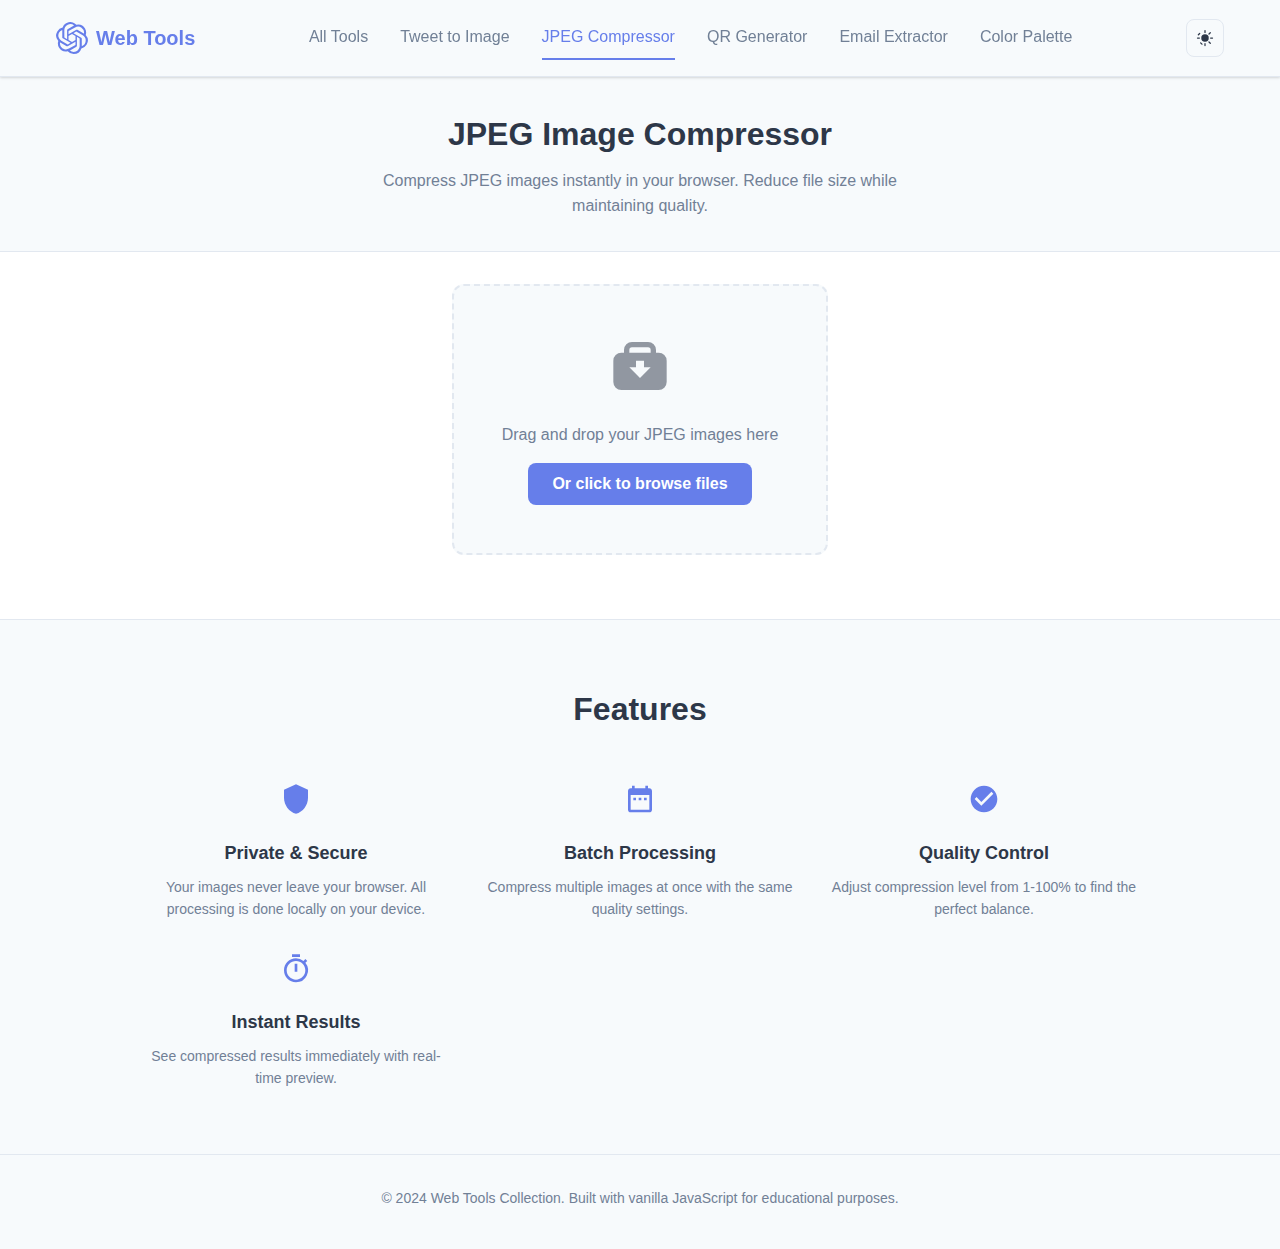
<file: jpeg-compressor.html>
<!DOCTYPE html>
<html lang="en">
<head>
    <meta charset="UTF-8">
    <meta name="viewport" content="width=device-width, initial-scale=1.0">
    <title>JPEG Compressor - Reduce Image File Size Online</title>
    <link rel="stylesheet" href="tools.css">
    <style>
        /* Page-specific styles */
        .compressor-container {
            max-width: 1200px;
            margin: 2rem auto;
            padding: 0 1rem;
        }

        .upload-area {
            background: var(--card-bg);
            border: 2px dashed var(--border-color);
            border-radius: 12px;
            padding: 3rem;
            text-align: center;
            transition: all 0.3s ease;
            cursor: pointer;
            margin-bottom: 2rem;
        }

        .upload-area:hover {
            border-color: var(--primary-color);
            background: var(--hover-bg);
        }

        .upload-area.drag-over {
            border-color: var(--primary-color);
            background: var(--hover-bg);
            transform: scale(1.02);
        }

        .upload-icon {
            margin-bottom: 1rem;
            opacity: 0.5;
        }

        .upload-text {
            color: var(--text-secondary);
            margin-bottom: 1rem;
        }

        .file-input {
            display: none;
        }

        .controls-panel {
            background: var(--card-bg);
            border-radius: 12px;
            padding: 2rem;
            margin-bottom: 2rem;
            display: none;
        }

        .controls-panel.active {
            display: block;
        }

        .quality-control {
            margin-bottom: 2rem;
        }

        .quality-label {
            display: flex;
            justify-content: space-between;
            margin-bottom: 0.5rem;
            font-weight: 600;
        }

        .quality-slider {
            width: 100%;
            height: 8px;
            border-radius: 4px;
            background: var(--border-color);
            outline: none;
            -webkit-appearance: none;
        }

        .quality-slider::-webkit-slider-thumb {
            -webkit-appearance: none;
            width: 24px;
            height: 24px;
            border-radius: 50%;
            background: var(--primary-color);
            cursor: pointer;
        }

        .quality-slider::-moz-range-thumb {
            width: 24px;
            height: 24px;
            border-radius: 50%;
            background: var(--primary-color);
            cursor: pointer;
            border: none;
        }

        .preview-container {
            display: grid;
            grid-template-columns: 1fr 1fr;
            gap: 2rem;
            margin-bottom: 2rem;
            display: none;
        }

        .preview-container.active {
            display: grid;
        }

        .preview-box {
            background: var(--card-bg);
            border-radius: 12px;
            padding: 1.5rem;
        }

        .preview-header {
            display: flex;
            justify-content: space-between;
            align-items: center;
            margin-bottom: 1rem;
        }

        .preview-title {
            font-weight: 600;
        }

        .preview-size {
            font-size: 0.875rem;
            color: var(--text-secondary);
        }

        .preview-image {
            width: 100%;
            height: auto;
            border-radius: 8px;
            display: block;
        }

        .compression-stats {
            background: var(--success-bg);
            color: var(--success-color);
            padding: 0.5rem 1rem;
            border-radius: 8px;
            text-align: center;
            margin-top: 1rem;
            font-weight: 600;
        }

        .action-buttons {
            display: flex;
            gap: 1rem;
            margin-top: 1.5rem;
        }

        .btn {
            padding: 0.75rem 1.5rem;
            border: none;
            border-radius: 8px;
            font-size: 1rem;
            font-weight: 600;
            cursor: pointer;
            transition: all 0.3s ease;
            flex: 1;
        }

        .btn-primary {
            background: var(--primary-color);
            color: white;
        }

        .btn-primary:hover {
            background: var(--primary-hover);
        }

        .btn-secondary {
            background: var(--border-color);
            color: var(--text-primary);
        }

        .btn-secondary:hover {
            background: var(--hover-bg);
        }

        .batch-list {
            background: var(--card-bg);
            border-radius: 12px;
            padding: 1.5rem;
            margin-bottom: 2rem;
            display: none;
        }

        .batch-list.active {
            display: block;
        }

        .batch-header {
            display: flex;
            justify-content: space-between;
            align-items: center;
            margin-bottom: 1rem;
        }

        .batch-item {
            display: flex;
            align-items: center;
            padding: 0.75rem;
            border-radius: 8px;
            margin-bottom: 0.5rem;
            background: var(--bg-color);
        }

        .batch-item-name {
            flex: 1;
            margin-right: 1rem;
        }

        .batch-item-size {
            color: var(--text-secondary);
            font-size: 0.875rem;
            margin-right: 1rem;
        }

        .batch-item-status {
            padding: 0.25rem 0.75rem;
            border-radius: 4px;
            font-size: 0.875rem;
            font-weight: 600;
        }

        .status-pending {
            background: var(--border-color);
            color: var(--text-secondary);
        }

        .status-processing {
            background: var(--primary-color);
            color: white;
        }

        .status-complete {
            background: var(--success-bg);
            color: var(--success-color);
        }
    </style>
</head>
<body>
    <div class="site-container">
        <!-- Header -->
        <header class="site-header">
            <div class="header-content">
                <div class="logo">
                    <svg width="32" height="32" viewBox="0 0 24 24" fill="currentColor">
                        <path d="M22.2819 9.8211a5.9847 5.9847 0 0 0-.5157-4.9108 6.0462 6.0462 0 0 0-6.5098-2.9A6.0651 6.0651 0 0 0 4.9807 4.1818a5.9847 5.9847 0 0 0-3.9977 2.9 6.0462 6.0462 0 0 0 .7427 7.0966 5.98 5.98 0 0 0 .511 4.9107 6.051 6.051 0 0 0 6.5146 2.9001A5.9847 5.9847 0 0 0 13.2599 24a6.0557 6.0557 0 0 0 5.7718-4.2058 5.9894 5.9894 0 0 0 3.9977-2.9001 6.0557 6.0557 0 0 0-.7475-7.0729zm-9.022 12.6081a4.4755 4.4755 0 0 1-2.8764-1.0408l.1419-.0804 4.7783-2.7582a.7948.7948 0 0 0 .3927-.6813v-6.7369l2.02 1.1686a.071.071 0 0 1 .038.052v5.5826a4.504 4.504 0 0 1-4.4945 4.4944zm-9.6607-4.1254a4.4708 4.4708 0 0 1-.5346-3.0137l.142.0852 4.783 2.7582a.7712.7712 0 0 0 .7806 0l5.8428-3.3685v2.3324a.0804.0804 0 0 1-.0332.0615L9.74 19.9502a4.4992 4.4992 0 0 1-6.1408-1.6464zM2.3408 7.8956a4.485 4.485 0 0 1 2.3655-1.9728V11.6a.7664.7664 0 0 0 .3879.6765l5.8144 3.3543-2.0201 1.1685a.0757.0757 0 0 1-.071 0l-4.8303-2.7865A4.504 4.504 0 0 1 2.3408 7.8956zm16.5963 3.8558L13.1038 8.364 15.1192 7.2a.0757.0757 0 0 1 .071 0l4.8303 2.7913a4.4944 4.4944 0 0 1-.6765 8.1042v-5.6772a.79.79 0 0 0-.4069-.6794zm2.0107-3.0231l-.142-.0852-4.7735-2.7818a.7759.7759 0 0 0-.7854 0L9.409 9.2297V6.8974a.0662.0662 0 0 1 .0284-.0615l4.8351-2.8036a4.4992 4.4992 0 0 1 6.6802 4.66zM8.3065 12.863l-2.02-1.1638a.0804.0804 0 0 1-.038-.0567V6.0742a4.4992 4.4992 0 0 1 7.3757-3.4537l-.142.0805L8.704 5.459a.7948.7948 0 0 0-.3927.6813zm1.0976-2.3654l2.602-1.4998 2.6069 1.4998v2.9994l-2.5974 1.4997-2.6067-1.4997Z"/>
                    </svg>
                    <span>Web Tools</span>
                </div>
                <nav class="main-nav">
                    <a href="tools.html" class="nav-link">All Tools</a>
                    <a href="index.html" class="nav-link">Tweet to Image</a>
                    <a href="jpeg-compressor.html" class="nav-link active">JPEG Compressor</a>
                    <a href="qr-generator.html" class="nav-link">QR Generator</a>
                    <a href="email-extractor.html" class="nav-link">Email Extractor</a>
                    <a href="color-palette.html" class="nav-link">Color Palette</a>
                </nav>
                <button id="theme-toggle" class="theme-toggle" title="Toggle dark mode">
                    <svg class="sun-icon" width="20" height="20" viewBox="0 0 24 24" fill="currentColor">
                        <path d="M12 2.25a.75.75 0 01.75.75v2.25a.75.75 0 01-1.5 0V3a.75.75 0 01.75-.75zM7.5 12a4.5 4.5 0 119 0 4.5 4.5 0 01-9 0zM18.894 6.166a.75.75 0 00-1.06-1.06l-1.591 1.591a.75.75 0 101.06 1.06l1.591-1.591zM21.75 12a.75.75 0 01-.75.75h-2.25a.75.75 0 010-1.5H21a.75.75 0 01.75.75zM17.834 18.894a.75.75 0 001.06-1.06l-1.591-1.591a.75.75 0 10-1.06 1.06l1.591 1.591zM12 18a.75.75 0 01.75.75V21a.75.75 0 01-1.5 0v-2.25A.75.75 0 0112 18zM7.28 17.28a.75.75 0 00-1.06 1.06l1.591 1.591a.75.75 0 101.06-1.06L7.28 17.28zM6 12a.75.75 0 01-.75.75H3a.75.75 0 010-1.5h2.25A.75.75 0 016 12zM6.166 7.106a.75.75 0 00-1.06-1.06L3.515 7.637a.75.75 0 101.06 1.06L6.166 7.106z"/>
                    </svg>
                    <svg class="moon-icon" width="20" height="20" viewBox="0 0 24 24" fill="currentColor" style="display: none;">
                        <path d="M9.528 1.718a.75.75 0 01.162.819A8.97 8.97 0 009 6a9 9 0 009 9 8.97 8.97 0 003.463-.69.75.75 0 01.981.98 10.503 10.503 0 01-9.694 6.46c-5.799 0-10.5-4.701-10.5-10.5 0-4.368 2.667-8.112 6.46-9.694a.75.75 0 01.818.162z"/>
                    </svg>
                </button>
            </div>
        </header>

        <!-- Page Header -->
        <div class="page-header">
            <h1>JPEG Image Compressor</h1>
            <p>Compress JPEG images instantly in your browser. Reduce file size while maintaining quality.</p>
        </div>

        <!-- Main Content -->
        <div class="compressor-container">
            <!-- Upload Area -->
            <div class="upload-area" id="upload-area">
                <svg class="upload-icon" width="64" height="64" viewBox="0 0 24 24" fill="currentColor">
                    <path d="M19 7h-1V6a3 3 0 0 0-3-3H9a3 3 0 0 0-3 3v1H5a3 3 0 0 0-3 3v8a3 3 0 0 0 3 3h14a3 3 0 0 0 3-3v-8a3 3 0 0 0-3-3zM8 6a1 1 0 0 1 1-1h6a1 1 0 0 1 1 1v1H8V6zm4 10.5l-4-4h2.5V10h3v2.5H16l-4 4z"/>
                </svg>
                <p class="upload-text">Drag and drop your JPEG images here</p>
                <button class="btn btn-primary">Or click to browse files</button>
                <input type="file" id="file-input" class="file-input" accept="image/jpeg,image/jpg" multiple>
            </div>

            <!-- Batch List -->
            <div class="batch-list" id="batch-list">
                <div class="batch-header">
                    <h3>Files to Process</h3>
                    <button class="btn btn-secondary" id="clear-all">Clear All</button>
                </div>
                <div id="batch-items"></div>
            </div>

            <!-- Controls -->
            <div class="controls-panel" id="controls-panel">
                <div class="quality-control">
                    <div class="quality-label">
                        <span>Compression Quality</span>
                        <span id="quality-value">75%</span>
                    </div>
                    <input type="range" class="quality-slider" id="quality-slider" min="1" max="100" value="75">
                    <div style="display: flex; justify-content: space-between; margin-top: 0.5rem; font-size: 0.875rem; color: var(--text-secondary);">
                        <span>High Compression</span>
                        <span>Best Quality</span>
                    </div>
                </div>

                <div class="action-buttons">
                    <button class="btn btn-primary" id="compress-btn">Compress Images</button>
                    <button class="btn btn-secondary" id="download-all-btn" style="display: none;">Download All</button>
                </div>
            </div>

            <!-- Preview Container -->
            <div class="preview-container" id="preview-container">
                <div class="preview-box">
                    <div class="preview-header">
                        <span class="preview-title">Original</span>
                        <span class="preview-size" id="original-size">-</span>
                    </div>
                    <img id="original-preview" class="preview-image" alt="Original image">
                </div>
                <div class="preview-box">
                    <div class="preview-header">
                        <span class="preview-title">Compressed</span>
                        <span class="preview-size" id="compressed-size">-</span>
                    </div>
                    <img id="compressed-preview" class="preview-image" alt="Compressed image">
                    <div class="compression-stats" id="compression-stats"></div>
                </div>
            </div>
        </div>

        <!-- Features Section -->
        <section class="features-section">
            <h2>Features</h2>
            <div class="features-grid">
                <div class="feature">
                    <svg width="32" height="32" viewBox="0 0 24 24" fill="currentColor">
                        <path d="M12 1L3 5v6c0 5.55 3.84 10.74 9 12 5.16-1.26 9-6.45 9-12V5l-9-4z"/>
                    </svg>
                    <h3>Private & Secure</h3>
                    <p>Your images never leave your browser. All processing is done locally on your device.</p>
                </div>
                <div class="feature">
                    <svg width="32" height="32" viewBox="0 0 24 24" fill="currentColor">
                        <path d="M9 11H7v2h2v-2zm4 0h-2v2h2v-2zm4 0h-2v2h2v-2zm2-7h-1V2h-2v2H8V2H6v2H5c-1.11 0-1.99.9-1.99 2L3 20c0 1.1.89 2 2 2h14c1.1 0 2-.9 2-2V6c0-1.1-.9-2-2-2zm0 16H5V9h14v11z"/>
                    </svg>
                    <h3>Batch Processing</h3>
                    <p>Compress multiple images at once with the same quality settings.</p>
                </div>
                <div class="feature">
                    <svg width="32" height="32" viewBox="0 0 24 24" fill="currentColor">
                        <path d="M12 2C6.48 2 2 6.48 2 12s4.48 10 10 10 10-4.48 10-10S17.52 2 12 2zm-2 15l-5-5 1.41-1.41L10 14.17l7.59-7.59L19 8l-9 9z"/>
                    </svg>
                    <h3>Quality Control</h3>
                    <p>Adjust compression level from 1-100% to find the perfect balance.</p>
                </div>
                <div class="feature">
                    <svg width="32" height="32" viewBox="0 0 24 24" fill="currentColor">
                        <path d="M15 1H9v2h6V1zm-4 13h2V8h-2v6zm8.03-6.61l1.42-1.42c-.43-.51-.9-.99-1.41-1.41l-1.42 1.42A8.962 8.962 0 0 0 12 4c-4.97 0-9 4.03-9 9s4.02 9 9 9a8.994 8.994 0 0 0 7.03-14.61zM12 20c-3.87 0-7-3.13-7-7s3.13-7 7-7 7 3.13 7 7-3.13 7-7 7z"/>
                    </svg>
                    <h3>Instant Results</h3>
                    <p>See compressed results immediately with real-time preview.</p>
                </div>
            </div>
        </section>

        <!-- Footer -->
        <footer class="site-footer">
            <div class="footer-content">
                <p>&copy; 2024 Web Tools Collection. Built with vanilla JavaScript for educational purposes.</p>
            </div>
        </footer>
    </div>

    <script src="jpeg-compressor.js"></script>
</body>
</html>
</file>
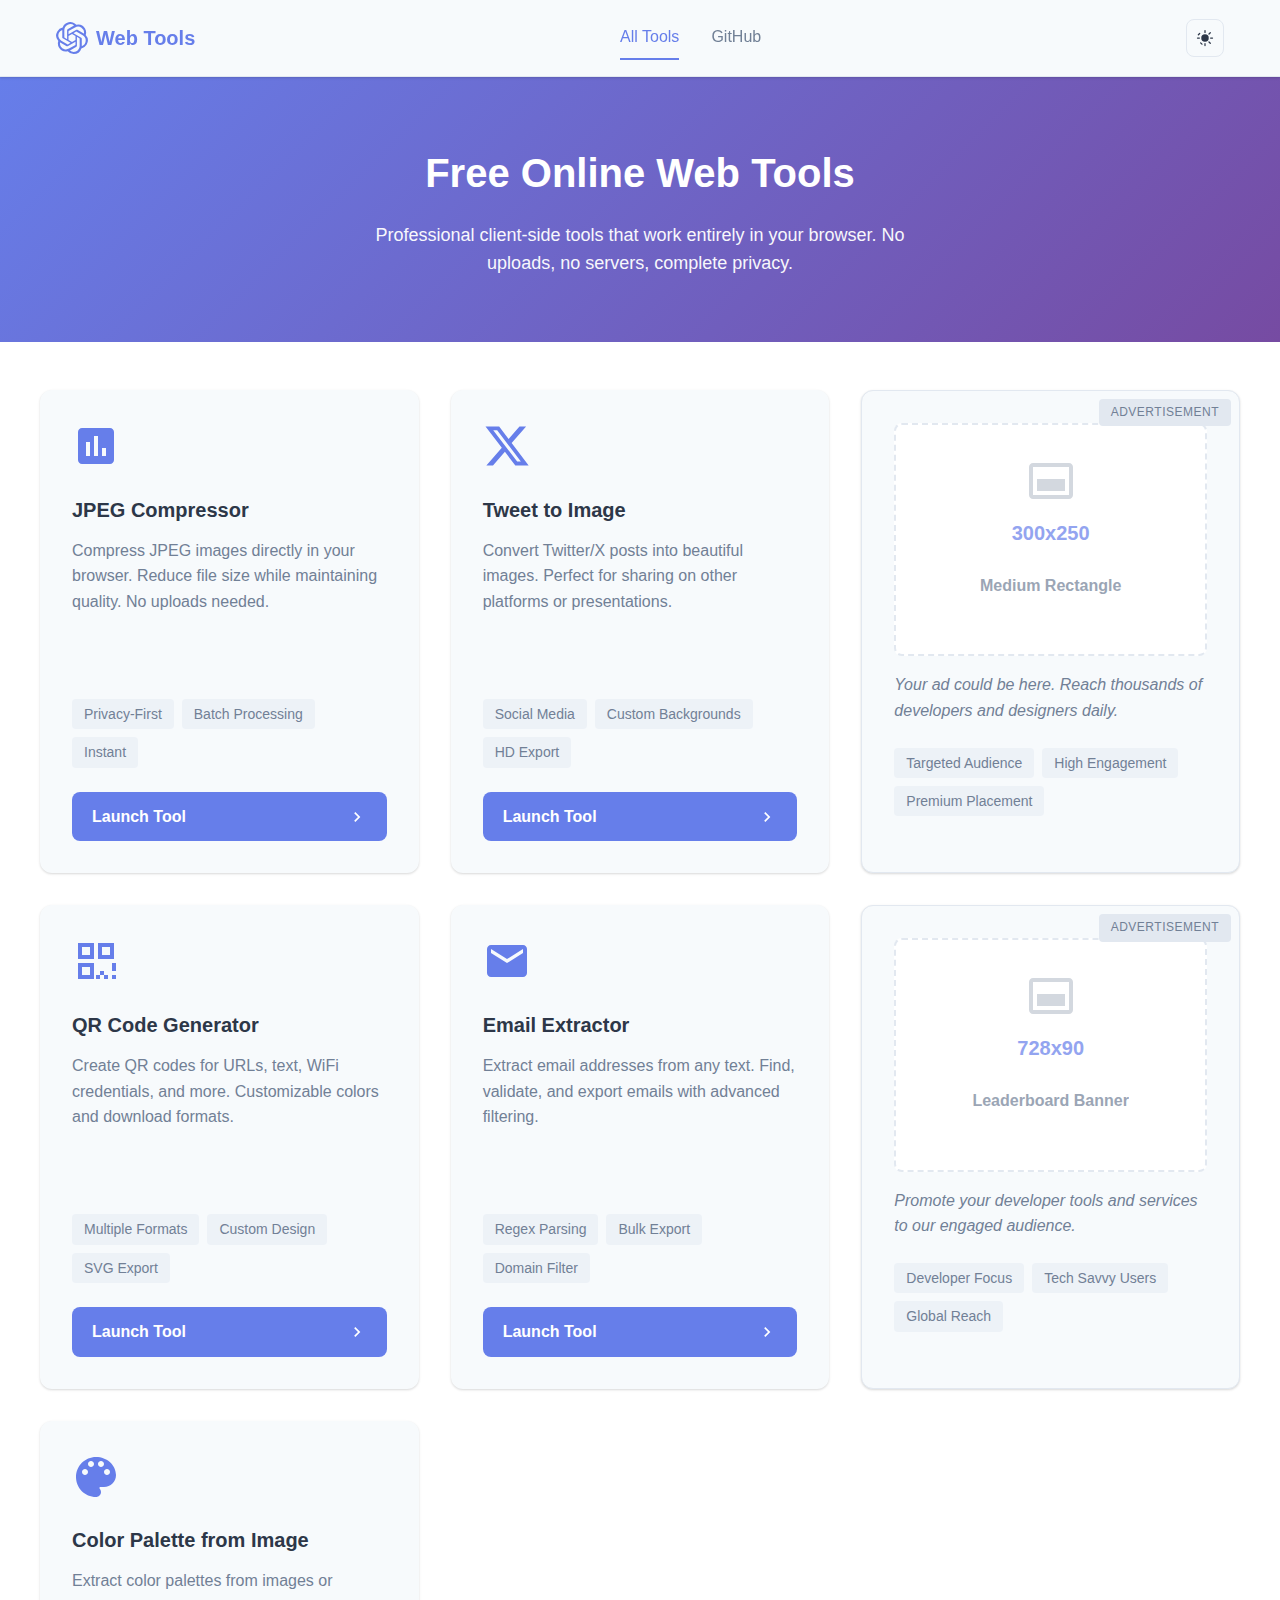
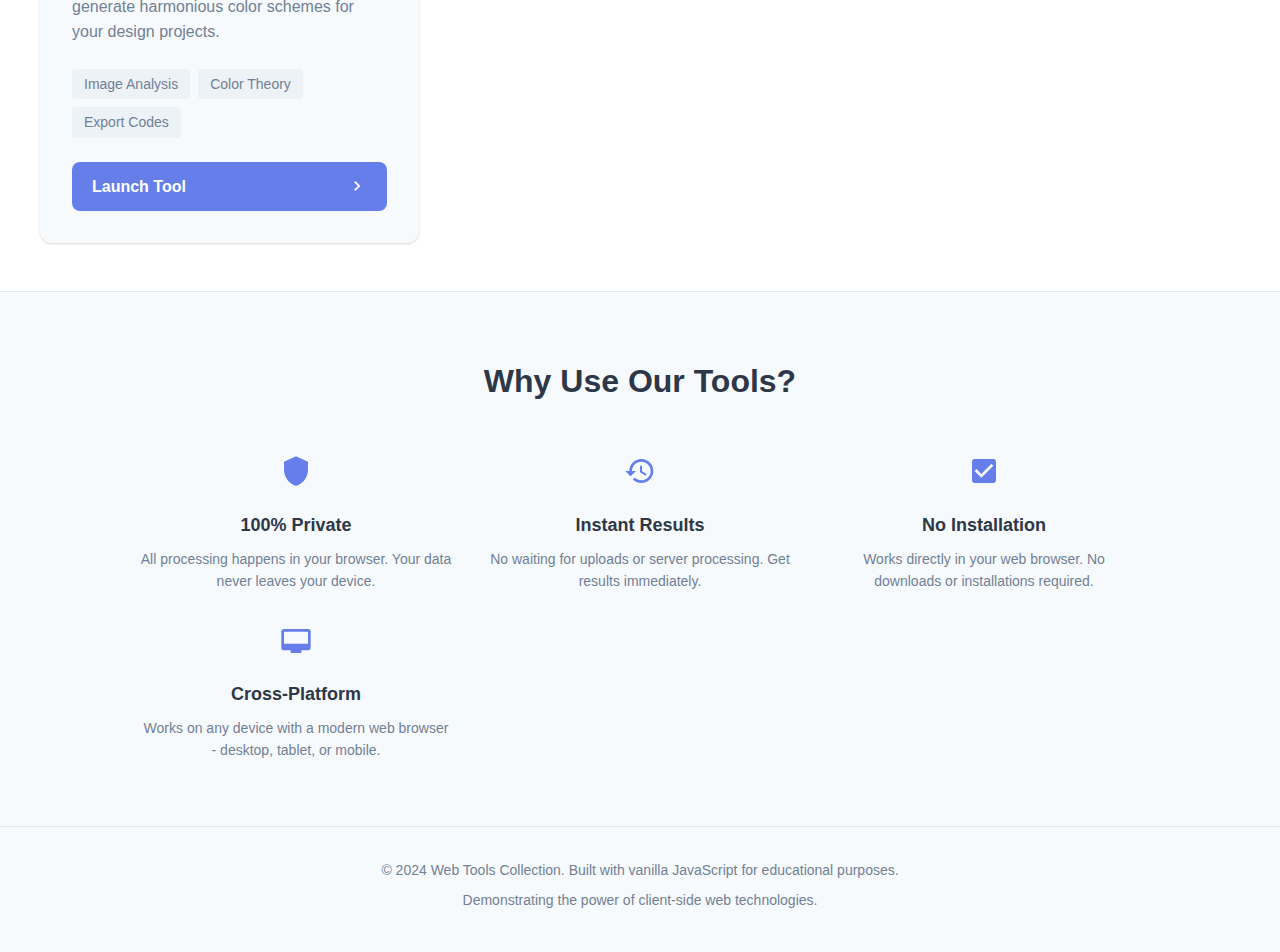
<file: tools.html>
<!DOCTYPE html>
<html lang="en">
<head>
    <meta charset="UTF-8">
    <meta name="viewport" content="width=device-width, initial-scale=1.0">
    <title>Web Tools Collection - Free Online Tools</title>
    <link rel="stylesheet" href="tools.css">
</head>
<body>
    <div class="site-container">
        <!-- Header -->
        <header class="site-header">
            <div class="header-content">
                <div class="logo">
                    <svg width="32" height="32" viewBox="0 0 24 24" fill="currentColor">
                        <path d="M22.2819 9.8211a5.9847 5.9847 0 0 0-.5157-4.9108 6.0462 6.0462 0 0 0-6.5098-2.9A6.0651 6.0651 0 0 0 4.9807 4.1818a5.9847 5.9847 0 0 0-3.9977 2.9 6.0462 6.0462 0 0 0 .7427 7.0966 5.98 5.98 0 0 0 .511 4.9107 6.051 6.051 0 0 0 6.5146 2.9001A5.9847 5.9847 0 0 0 13.2599 24a6.0557 6.0557 0 0 0 5.7718-4.2058 5.9894 5.9894 0 0 0 3.9977-2.9001 6.0557 6.0557 0 0 0-.7475-7.0729zm-9.022 12.6081a4.4755 4.4755 0 0 1-2.8764-1.0408l.1419-.0804 4.7783-2.7582a.7948.7948 0 0 0 .3927-.6813v-6.7369l2.02 1.1686a.071.071 0 0 1 .038.052v5.5826a4.504 4.504 0 0 1-4.4945 4.4944zm-9.6607-4.1254a4.4708 4.4708 0 0 1-.5346-3.0137l.142.0852 4.783 2.7582a.7712.7712 0 0 0 .7806 0l5.8428-3.3685v2.3324a.0804.0804 0 0 1-.0332.0615L9.74 19.9502a4.4992 4.4992 0 0 1-6.1408-1.6464zM2.3408 7.8956a4.485 4.485 0 0 1 2.3655-1.9728V11.6a.7664.7664 0 0 0 .3879.6765l5.8144 3.3543-2.0201 1.1685a.0757.0757 0 0 1-.071 0l-4.8303-2.7865A4.504 4.504 0 0 1 2.3408 7.8956zm16.5963 3.8558L13.1038 8.364 15.1192 7.2a.0757.0757 0 0 1 .071 0l4.8303 2.7913a4.4944 4.4944 0 0 1-.6765 8.1042v-5.6772a.79.79 0 0 0-.4069-.6794zm2.0107-3.0231l-.142-.0852-4.7735-2.7818a.7759.7759 0 0 0-.7854 0L9.409 9.2297V6.8974a.0662.0662 0 0 1 .0284-.0615l4.8351-2.8036a4.4992 4.4992 0 0 1 6.6802 4.66zM8.3065 12.863l-2.02-1.1638a.0804.0804 0 0 1-.038-.0567V6.0742a4.4992 4.4992 0 0 1 7.3757-3.4537l-.142.0805L8.704 5.459a.7948.7948 0 0 0-.3927.6813zm1.0976-2.3654l2.602-1.4998 2.6069 1.4998v2.9994l-2.5974 1.4997-2.6067-1.4997Z"/>
                    </svg>
                    <span>Web Tools</span>
                </div>
                <nav class="main-nav">
                    <a href="tools.html" class="nav-link active">All Tools</a>
                    <a href="https://github.com" target="_blank" class="nav-link">GitHub</a>
                </nav>
                <button id="theme-toggle" class="theme-toggle" title="Toggle dark mode">
                    <svg class="sun-icon" width="20" height="20" viewBox="0 0 24 24" fill="currentColor">
                        <path d="M12 2.25a.75.75 0 01.75.75v2.25a.75.75 0 01-1.5 0V3a.75.75 0 01.75-.75zM7.5 12a4.5 4.5 0 119 0 4.5 4.5 0 01-9 0zM18.894 6.166a.75.75 0 00-1.06-1.06l-1.591 1.591a.75.75 0 101.06 1.06l1.591-1.591zM21.75 12a.75.75 0 01-.75.75h-2.25a.75.75 0 010-1.5H21a.75.75 0 01.75.75zM17.834 18.894a.75.75 0 001.06-1.06l-1.591-1.591a.75.75 0 10-1.06 1.06l1.591 1.591zM12 18a.75.75 0 01.75.75V21a.75.75 0 01-1.5 0v-2.25A.75.75 0 0112 18zM7.28 17.28a.75.75 0 00-1.06 1.06l1.591 1.591a.75.75 0 101.06-1.06L7.28 17.28zM6 12a.75.75 0 01-.75.75H3a.75.75 0 010-1.5h2.25A.75.75 0 016 12zM6.166 7.106a.75.75 0 00-1.06-1.06L3.515 7.637a.75.75 0 101.06 1.06L6.166 7.106z"/>
                    </svg>
                    <svg class="moon-icon" width="20" height="20" viewBox="0 0 24 24" fill="currentColor" style="display: none;">
                        <path d="M9.528 1.718a.75.75 0 01.162.819A8.97 8.97 0 009 6a9 9 0 009 9 8.97 8.97 0 003.463-.69.75.75 0 01.981.98 10.503 10.503 0 01-9.694 6.46c-5.799 0-10.5-4.701-10.5-10.5 0-4.368 2.667-8.112 6.46-9.694a.75.75 0 01.818.162z"/>
                    </svg>
                </button>
            </div>
        </header>

        <!-- Hero Section -->
        <section class="hero">
            <div class="hero-content">
                <h1>Free Online Web Tools</h1>
                <p>Professional client-side tools that work entirely in your browser. No uploads, no servers, complete privacy.</p>
            </div>
        </section>

        <!-- Tools Grid -->
        <main class="tools-grid-container">
            <div class="tools-grid">
                <!-- JPEG Compressor Tool -->
                <div class="tool-card">
                    <div class="tool-icon">
                        <svg width="48" height="48" viewBox="0 0 24 24" fill="currentColor">
                            <path d="M19 3H5c-1.1 0-2 .9-2 2v14c0 1.1.9 2 2 2h14c1.1 0 2-.9 2-2V5c0-1.1-.9-2-2-2zM9 17H7v-7h2v7zm4 0h-2V7h2v10zm4 0h-2v-4h2v4z"/>
                        </svg>
                    </div>
                    <h3>JPEG Compressor</h3>
                    <p>Compress JPEG images directly in your browser. Reduce file size while maintaining quality. No uploads needed.</p>
                    <div class="tool-features">
                        <span class="feature-tag">Privacy-First</span>
                        <span class="feature-tag">Batch Processing</span>
                        <span class="feature-tag">Instant</span>
                    </div>
                    <a href="jpeg-compressor.html" class="tool-link">
                        Launch Tool
                        <svg width="20" height="20" viewBox="0 0 24 24" fill="currentColor">
                            <path d="M10 6L8.59 7.41 13.17 12l-4.58 4.59L10 18l6-6z"/>
                        </svg>
                    </a>
                </div>

                <!-- Tweet to Image Tool -->
                <div class="tool-card">
                    <div class="tool-icon">
                        <svg width="48" height="48" viewBox="0 0 24 24" fill="currentColor">
                            <path d="M18.244 2.25h3.308l-7.227 8.26 8.502 11.24H16.17l-5.214-6.817L4.99 21.75H1.68l7.73-8.835L1.254 2.25H8.08l4.713 6.231zm-1.161 17.52h1.833L7.084 4.126H5.117z"/>
                        </svg>
                    </div>
                    <h3>Tweet to Image</h3>
                    <p>Convert Twitter/X posts into beautiful images. Perfect for sharing on other platforms or presentations.</p>
                    <div class="tool-features">
                        <span class="feature-tag">Social Media</span>
                        <span class="feature-tag">Custom Backgrounds</span>
                        <span class="feature-tag">HD Export</span>
                    </div>
                    <a href="index.html" class="tool-link">
                        Launch Tool
                        <svg width="20" height="20" viewBox="0 0 24 24" fill="currentColor">
                            <path d="M10 6L8.59 7.41 13.17 12l-4.58 4.59L10 18l6-6z"/>
                        </svg>
                    </a>
                </div>

                <!-- Ad Placement 1 -->
                <div class="tool-card ad-card">
                    <div class="ad-label">Advertisement</div>
                    <div class="ad-content">
                        <div class="ad-placeholder">
                            <svg width="48" height="48" viewBox="0 0 24 24" fill="currentColor" opacity="0.3">
                                <path d="M21 3H3c-1.1 0-2 .9-2 2v14c0 1.1.9 2 2 2h18c1.1 0 2-.9 2-2V5c0-1.1-.9-2-2-2zm0 16H3V5h18v14zM5 17h14v-6H5v6z"/>
                            </svg>
                            <p>300x250</p>
                            <p>Medium Rectangle</p>
                        </div>
                    </div>
                    <p class="ad-description">Your ad could be here. Reach thousands of developers and designers daily.</p>
                    <div class="tool-features">
                        <span class="feature-tag">Targeted Audience</span>
                        <span class="feature-tag">High Engagement</span>
                        <span class="feature-tag">Premium Placement</span>
                    </div>
                </div>

                <!-- QR Code Generator -->
                <div class="tool-card">
                    <div class="tool-icon">
                        <svg width="48" height="48" viewBox="0 0 24 24" fill="currentColor">
                            <path d="M3 11h8V3H3v8zm2-6h4v4H5V5zm8-2v8h8V3h-8zm6 6h-4V5h4v4zM3 21h8v-8H3v8zm2-6h4v4H5v-4zm13 0h-2v2h2v-2zm2 0v2h2v-2h-2zm-2 2h-2v2h2v2h-2v-2h-2v2h-2v-2h2v-2h2v-2h2v2zm2-2v-2h2v2h-2zm0 4h2v2h-2v-2z"/>
                        </svg>
                    </div>
                    <h3>QR Code Generator</h3>
                    <p>Create QR codes for URLs, text, WiFi credentials, and more. Customizable colors and download formats.</p>
                    <div class="tool-features">
                        <span class="feature-tag">Multiple Formats</span>
                        <span class="feature-tag">Custom Design</span>
                        <span class="feature-tag">SVG Export</span>
                    </div>
                    <a href="qr-generator.html" class="tool-link">
                        Launch Tool
                        <svg width="20" height="20" viewBox="0 0 24 24" fill="currentColor">
                            <path d="M10 6L8.59 7.41 13.17 12l-4.58 4.59L10 18l6-6z"/>
                        </svg>
                    </a>
                </div>

                <!-- Email Extractor -->
                <div class="tool-card">
                    <div class="tool-icon">
                        <svg width="48" height="48" viewBox="0 0 24 24" fill="currentColor">
                            <path d="M20 4H4c-1.1 0-1.99.9-1.99 2L2 18c0 1.1.9 2 2 2h16c1.1 0 2-.9 2-2V6c0-1.1-.9-2-2-2zm0 4l-8 5-8-5V6l8 5 8-5v2z"/>
                        </svg>
                    </div>
                    <h3>Email Extractor</h3>
                    <p>Extract email addresses from any text. Find, validate, and export emails with advanced filtering.</p>
                    <div class="tool-features">
                        <span class="feature-tag">Regex Parsing</span>
                        <span class="feature-tag">Bulk Export</span>
                        <span class="feature-tag">Domain Filter</span>
                    </div>
                    <a href="email-extractor.html" class="tool-link">
                        Launch Tool
                        <svg width="20" height="20" viewBox="0 0 24 24" fill="currentColor">
                            <path d="M10 6L8.59 7.41 13.17 12l-4.58 4.59L10 18l6-6z"/>
                        </svg>
                    </a>
                </div>

                <!-- Ad Placement 2 -->
                <div class="tool-card ad-card">
                    <div class="ad-label">Advertisement</div>
                    <div class="ad-content">
                        <div class="ad-placeholder">
                            <svg width="48" height="48" viewBox="0 0 24 24" fill="currentColor" opacity="0.3">
                                <path d="M21 3H3c-1.1 0-2 .9-2 2v14c0 1.1.9 2 2 2h18c1.1 0 2-.9 2-2V5c0-1.1-.9-2-2-2zm0 16H3V5h18v14zM5 17h14v-6H5v6z"/>
                            </svg>
                            <p>728x90</p>
                            <p>Leaderboard Banner</p>
                        </div>
                    </div>
                    <p class="ad-description">Promote your developer tools and services to our engaged audience.</p>
                    <div class="tool-features">
                        <span class="feature-tag">Developer Focus</span>
                        <span class="feature-tag">Tech Savvy Users</span>
                        <span class="feature-tag">Global Reach</span>
                    </div>
                </div>

                <!-- Color Palette Generator -->
                <div class="tool-card">
                    <div class="tool-icon">
                        <svg width="48" height="48" viewBox="0 0 24 24" fill="currentColor">
                            <path d="M12 2C6.49 2 2 6.49 2 12s4.49 10 10 10c1.38 0 2.5-1.12 2.5-2.5 0-.61-.23-1.2-.64-1.67-.08-.09-.13-.21-.13-.33 0-.28.22-.5.5-.5H16c3.31 0 6-2.69 6-6 0-4.96-4.49-9-10-9zm-5.5 9c-.83 0-1.5-.67-1.5-1.5S5.67 8 6.5 8 8 8.67 8 9.5 7.33 11 6.5 11zm3-4C8.67 7 8 6.33 8 5.5S8.67 4 9.5 4s1.5.67 1.5 1.5S10.33 7 9.5 7zm5 0c-.83 0-1.5-.67-1.5-1.5S13.67 4 14.5 4s1.5.67 1.5 1.5S15.33 7 14.5 7zm3 4c-.83 0-1.5-.67-1.5-1.5S16.67 8 17.5 8s1.5.67 1.5 1.5-.67 1.5-1.5 1.5z"/>
                        </svg>
                    </div>
                    <h3>Color Palette from Image</h3>
                    <p>Extract color palettes from images or generate harmonious color schemes for your design projects.</p>
                    <div class="tool-features">
                        <span class="feature-tag">Image Analysis</span>
                        <span class="feature-tag">Color Theory</span>
                        <span class="feature-tag">Export Codes</span>
                    </div>
                    <a href="color-palette.html" class="tool-link">
                        Launch Tool
                        <svg width="20" height="20" viewBox="0 0 24 24" fill="currentColor">
                            <path d="M10 6L8.59 7.41 13.17 12l-4.58 4.59L10 18l6-6z"/>
                        </svg>
                    </a>
                </div>
            </div>
        </main>

        <!-- Features Section -->
        <section class="features-section">
            <h2>Why Use Our Tools?</h2>
            <div class="features-grid">
                <div class="feature">
                    <svg width="32" height="32" viewBox="0 0 24 24" fill="currentColor">
                        <path d="M12 1L3 5v6c0 5.55 3.84 10.74 9 12 5.16-1.26 9-6.45 9-12V5l-9-4z"/>
                    </svg>
                    <h3>100% Private</h3>
                    <p>All processing happens in your browser. Your data never leaves your device.</p>
                </div>
                <div class="feature">
                    <svg width="32" height="32" viewBox="0 0 24 24" fill="currentColor">
                        <path d="M13 3c-4.97 0-9 4.03-9 9H1l3.89 3.89.07.14L9 12H6c0-3.87 3.13-7 7-7s7 3.13 7 7-3.13 7-7 7c-1.93 0-3.68-.79-4.94-2.06l-1.42 1.42C8.27 19.99 10.51 21 13 21c4.97 0 9-4.03 9-9s-4.03-9-9-9zm-1 5v5l4.28 2.54.72-1.21-3.5-2.08V8H12z"/>
                    </svg>
                    <h3>Instant Results</h3>
                    <p>No waiting for uploads or server processing. Get results immediately.</p>
                </div>
                <div class="feature">
                    <svg width="32" height="32" viewBox="0 0 24 24" fill="currentColor">
                        <path d="M19 3H5c-1.11 0-2 .9-2 2v14c0 1.1.89 2 2 2h14c1.11 0 2-.9 2-2V5c0-1.1-.89-2-2-2zm-9 14l-5-5 1.41-1.41L10 14.17l7.59-7.59L19 8l-9 9z"/>
                    </svg>
                    <h3>No Installation</h3>
                    <p>Works directly in your web browser. No downloads or installations required.</p>
                </div>
                <div class="feature">
                    <svg width="32" height="32" viewBox="0 0 24 24" fill="currentColor">
                        <path d="M21 3H3c-1.11 0-2 .89-2 2v12a2 2 0 0 0 2 2h5v2h8v-2h5c1.1 0 1.99-.9 1.99-2L23 5a2 2 0 0 0-2-2zm0 11H3V5h18v9z"/>
                    </svg>
                    <h3>Cross-Platform</h3>
                    <p>Works on any device with a modern web browser - desktop, tablet, or mobile.</p>
                </div>
            </div>
        </section>

        <!-- Footer -->
        <footer class="site-footer">
            <div class="footer-content">
                <p>&copy; 2024 Web Tools Collection. Built with vanilla JavaScript for educational purposes.</p>
                <p>Demonstrating the power of client-side web technologies.</p>
            </div>
        </footer>
    </div>

    <script>
        // Theme toggle functionality
        const themeToggle = document.getElementById('theme-toggle');
        const sunIcon = themeToggle.querySelector('.sun-icon');
        const moonIcon = themeToggle.querySelector('.moon-icon');

        // Check for saved theme preference
        const currentTheme = localStorage.getItem('theme') || 'light';
        if (currentTheme === 'dark') {
            document.body.classList.add('dark-theme');
            sunIcon.style.display = 'none';
            moonIcon.style.display = 'block';
        }

        themeToggle.addEventListener('click', () => {
            document.body.classList.toggle('dark-theme');
            const isDark = document.body.classList.contains('dark-theme');

            if (isDark) {
                sunIcon.style.display = 'none';
                moonIcon.style.display = 'block';
                localStorage.setItem('theme', 'dark');
            } else {
                sunIcon.style.display = 'block';
                moonIcon.style.display = 'none';
                localStorage.setItem('theme', 'light');
            }
        });
    </script>
</body>
</html>
</file>
<file: style.css>
:root {
    --primary-color: #6366F1;
    --primary-hover: #5558E3;
    --secondary-color: #1DA1F2;
    --success-color: #10B981;
    --error-color: #EF4444;
    --dark-bg: #0F172A;
    --dark-surface: #1E293B;
    --dark-border: #334155;
    --light-bg: #F8FAFC;
    --light-surface: #FFFFFF;
    --light-border: #E2E8F0;
    --text-primary: #1E293B;
    --text-secondary: #64748B;
    --text-light: #94A3B8;
    --shadow-sm: 0 1px 2px 0 rgb(0 0 0 / 0.05);
    --shadow-md: 0 4px 6px -1px rgb(0 0 0 / 0.1);
    --shadow-lg: 0 10px 15px -3px rgb(0 0 0 / 0.1);
    --shadow-xl: 0 20px 25px -5px rgb(0 0 0 / 0.1);
}

[data-theme="dark"] {
    --text-primary: #F1F5F9;
    --text-secondary: #CBD5E1;
    --text-light: #94A3B8;
    --light-bg: #0F172A;
    --light-surface: #1E293B;
    --light-border: #334155;
}

* {
    margin: 0;
    padding: 0;
    box-sizing: border-box;
}

body {
    font-family: -apple-system, BlinkMacSystemFont, 'Segoe UI', Roboto, 'Helvetica Neue', Arial, sans-serif;
    background: var(--light-bg);
    color: var(--text-primary);
    min-height: 100vh;
    line-height: 1.6;
    -webkit-font-smoothing: antialiased;
    -moz-osx-font-smoothing: grayscale;
}

/* App Container */
.app-container {
    display: flex;
    flex-direction: column;
    height: 100vh;
    overflow: hidden;
}

/* Professional Header */
.app-header {
    background: var(--light-surface);
    border-bottom: 1px solid var(--light-border);
    box-shadow: var(--shadow-sm);
}

.header-content {
    display: flex;
    justify-content: space-between;
    align-items: center;
    padding: 1rem 2rem;
    max-width: 100%;
}

.brand {
    display: flex;
    align-items: center;
    gap: 1.5rem;
}

.logo {
    display: flex;
    align-items: center;
    gap: 0.75rem;
}

.logo svg {
    color: var(--primary-color);
}

.logo span {
    font-size: 1.5rem;
    font-weight: 700;
    background: linear-gradient(135deg, var(--primary-color) 0%, var(--secondary-color) 100%);
    -webkit-background-clip: text;
    -webkit-text-fill-color: transparent;
    background-clip: text;
}

.brand-tag {
    color: var(--text-secondary);
    font-size: 0.875rem;
    padding: 0.25rem 0.75rem;
    background: var(--light-bg);
    border-radius: 20px;
    border: 1px solid var(--light-border);
}

.header-actions {
    display: flex;
    align-items: center;
    gap: 1rem;
}

.theme-toggle {
    background: var(--light-bg);
    border: 1px solid var(--light-border);
    border-radius: 12px;
    width: 44px;
    height: 44px;
    cursor: pointer;
    display: flex;
    align-items: center;
    justify-content: center;
    transition: all 0.2s ease;
    color: var(--text-secondary);
}

.theme-toggle:hover {
    background: var(--primary-color);
    color: white;
    transform: translateY(-2px);
    box-shadow: var(--shadow-md);
}

/* Ad Slots */
.ad-slot {
    margin: 1rem 0;
}

.ad-footer {
    padding: 1rem 2rem;
    background: var(--light-surface);
    border-top: 1px solid var(--light-border);
}

.ad-vertical {
    margin-top: 2rem;
}

.ad-placeholder {
    background: linear-gradient(135deg, #F3F4F6 0%, #E5E7EB 100%);
    border: 2px dashed #D1D5DB;
    border-radius: 12px;
    padding: 1rem;
    text-align: center;
    position: relative;
}

[data-theme="dark"] .ad-placeholder {
    background: linear-gradient(135deg, #1F2937 0%, #111827 100%);
    border-color: #374151;
}

.ad-label {
    position: absolute;
    top: 0.5rem;
    left: 0.5rem;
    font-size: 0.75rem;
    color: var(--text-light);
    background: var(--light-surface);
    padding: 0.125rem 0.5rem;
    border-radius: 4px;
}

.ad-content {
    display: flex;
    flex-direction: column;
    align-items: center;
    justify-content: center;
    min-height: 60px;
    color: var(--text-light);
    font-size: 0.875rem;
}

.ad-footer .ad-content {
    min-height: 90px;
}

.ad-vertical .ad-content {
    min-height: 250px;
}

/* Main Content Layout */
.main-content {
    display: flex;
    flex: 1;
    overflow: hidden;
}

/* Preview Panel (Left) */
.preview-panel {
    flex: 1;
    display: flex;
    flex-direction: column;
    background: var(--light-bg);
    border-right: 1px solid var(--light-border);
    overflow-y: auto;
}

.panel-header {
    display: flex;
    justify-content: space-between;
    align-items: center;
    padding: 1rem 2rem;
    background: var(--light-surface);
    border-bottom: 1px solid var(--light-border);
}

.panel-header-left {
    display: flex;
    align-items: center;
    gap: 1rem;
}

.panel-header h2 {
    font-size: 1.25rem;
    font-weight: 600;
    color: var(--text-primary);
}

.preview-status {
    font-size: 0.875rem;
    color: var(--text-secondary);
    padding: 0.25rem 0.75rem;
    background: var(--light-bg);
    border-radius: 20px;
    border: 1px solid var(--light-border);
}

.canvas-container {
    flex: 1;
    display: flex;
    flex-direction: column;
    align-items: center;
    justify-content: center;
    padding: 1rem;
    overflow: hidden;
}

.preview-section {
    width: 100%;
    max-width: 400px;
}

.preview-wrapper {
    display: flex;
    justify-content: center;
    align-items: center;
    margin-bottom: 0.75rem;
    padding: 25px;
    border-radius: 16px;
    background: linear-gradient(135deg, #667eea 0%, #764ba2 100%);
    transition: background 0.3s ease;
}

.tweet-card {
    width: 100%;
    max-width: 320px;
    height: 320px;
    background: var(--light-surface);
    border: 1px solid var(--light-border);
    border-radius: 20px;
    padding: 1.25rem;
    display: flex;
    flex-direction: column;
    gap: 0.75rem;
    box-shadow: var(--shadow-lg);
    position: relative;
    overflow: hidden;
}

.tweet-header {
    display: flex;
    align-items: center;
    gap: 0.75rem;
}

.tweet-avatar {
    width: 40px;
    height: 40px;
    border-radius: 50%;
    object-fit: cover;
}

.tweet-user-info {
    flex: 1;
    text-align: left;
}

.tweet-name {
    font-weight: 700;
    color: var(--text-primary);
    font-size: 0.85rem;
    line-height: 1.2;
}

.tweet-username {
    color: var(--text-secondary);
    font-size: 0.75rem;
}

.twitter-logo {
    color: var(--secondary-color);
    width: 20px;
    height: 20px;
}

.tweet-content {
    flex: 1;
    text-align: left;
    font-size: 0.875rem;
    line-height: 1.3;
    color: var(--text-primary);
    overflow: hidden;
    display: -webkit-box;
    -webkit-line-clamp: 6;
    -webkit-box-orient: vertical;
}

.tweet-footer {
    display: flex;
    justify-content: space-between;
    align-items: center;
    padding-top: 0.5rem;
    border-top: 1px solid var(--light-border);
    font-size: 0.75rem;
    color: var(--text-secondary);
}

.download-info {
    text-align: center;
    margin-top: 0.25rem;
    font-size: 0.7rem;
    color: var(--text-light);
}

.empty-state {
    display: flex;
    flex-direction: column;
    align-items: center;
    justify-content: center;
    gap: 1rem;
    color: var(--text-light);
}

.empty-state p {
    font-size: 1.125rem;
}

/* Controls Panel (Right) */
.controls-panel {
    width: 420px;
    background: var(--light-surface);
    overflow-y: auto;
    display: flex;
    flex-direction: column;
}

.control-section {
    padding: 1.5rem;
    border-bottom: 1px solid var(--light-border);
}

.section-header {
    display: flex;
    justify-content: space-between;
    align-items: center;
    margin-bottom: 1.25rem;
}

.section-header h3 {
    font-size: 1.125rem;
    font-weight: 600;
    color: var(--text-primary);
}

.section-icon {
    color: var(--success-color);
}

.section-badge {
    font-size: 0.75rem;
    padding: 0.25rem 0.5rem;
    background: var(--primary-color);
    color: white;
    border-radius: 12px;
    font-weight: 500;
}

/* Input Groups */
.input-group {
    margin-bottom: 1.25rem;
}

.input-label {
    display: block;
    font-size: 0.875rem;
    font-weight: 500;
    color: var(--text-primary);
    margin-bottom: 0.5rem;
}

.url-input {
    width: 100%;
    padding: 0.75rem 1rem;
    border: 1px solid var(--light-border);
    border-radius: 10px;
    font-size: 0.9rem;
    transition: all 0.2s ease;
    background: var(--light-bg);
    color: var(--text-primary);
}

.url-input:focus {
    outline: none;
    border-color: var(--primary-color);
    box-shadow: 0 0 0 3px rgba(99, 102, 241, 0.1);
    background: var(--light-surface);
}

.input-helper {
    display: block;
    font-size: 0.75rem;
    color: var(--text-light);
    margin-top: 0.25rem;
}

/* Buttons */
.primary-btn {
    width: 100%;
    background: linear-gradient(135deg, var(--primary-color) 0%, var(--primary-hover) 100%);
    color: white;
    border: none;
    padding: 0.875rem 1.5rem;
    border-radius: 10px;
    font-size: 0.95rem;
    font-weight: 600;
    cursor: pointer;
    transition: all 0.2s ease;
    position: relative;
    display: flex;
    align-items: center;
    justify-content: center;
    gap: 0.5rem;
    box-shadow: var(--shadow-md);
}

.primary-btn:hover:not(:disabled) {
    transform: translateY(-2px);
    box-shadow: var(--shadow-lg);
}

.primary-btn:disabled {
    opacity: 0.6;
    cursor: not-allowed;
    transform: none;
}

.panel-header .download-btn {
    width: auto;
    padding: 0.625rem 1.25rem;
    font-size: 0.9rem;
    background: linear-gradient(135deg, var(--success-color) 0%, #059669 100%);
}

.loading-spinner {
    width: 18px;
    height: 18px;
    border: 2px solid transparent;
    border-top: 2px solid currentColor;
    border-radius: 50%;
    animation: spin 1s linear infinite;
    display: none;
}

.convert-btn.loading .loading-spinner {
    display: block;
}

.convert-btn.loading .btn-text {
    display: none;
}

@keyframes spin {
    0% { transform: rotate(0deg); }
    100% { transform: rotate(360deg); }
}

/* Error Message */
.error-message {
    background: #FEF2F2;
    border: 1px solid #FECACA;
    color: var(--error-color);
    padding: 0.75rem 1rem;
    border-radius: 8px;
    font-size: 0.875rem;
    display: none;
    margin-top: 0.75rem;
}

[data-theme="dark"] .error-message {
    background: rgba(239, 68, 68, 0.1);
    border-color: rgba(239, 68, 68, 0.3);
}

.error-message.show {
    display: block;
    animation: slideIn 0.3s ease;
}

@keyframes slideIn {
    from {
        opacity: 0;
        transform: translateY(-10px);
    }
    to {
        opacity: 1;
        transform: translateY(0);
    }
}

/* Background Selector */
.background-section {
    padding-bottom: 0;
}

.background-selector {
    margin-top: 1rem;
}

.bg-tabs {
    display: flex;
    gap: 0.5rem;
    margin-bottom: 1rem;
    background: var(--light-bg);
    padding: 0.25rem;
    border-radius: 10px;
}

.bg-tab {
    flex: 1;
    padding: 0.5rem;
    border: none;
    background: transparent;
    color: var(--text-secondary);
    font-size: 0.875rem;
    font-weight: 500;
    cursor: pointer;
    border-radius: 8px;
    transition: all 0.2s ease;
}

.bg-tab:hover {
    background: rgba(99, 102, 241, 0.1);
}

.bg-tab.active {
    background: var(--primary-color);
    color: white;
}

.background-options-container {
    margin-bottom: 1rem;
}

.background-options {
    display: none;
    grid-template-columns: repeat(3, 1fr);
    gap: 0.75rem;
}

.background-options.active {
    display: grid;
}

.background-option {
    position: relative;
    cursor: pointer;
    border-radius: 10px;
    overflow: hidden;
    transition: all 0.2s ease;
    border: 3px solid transparent;
    text-align: center;
}

.background-option:hover {
    transform: scale(1.05);
    box-shadow: var(--shadow-md);
}

.background-option.active {
    border-color: var(--primary-color);
    box-shadow: 0 0 0 3px rgba(99, 102, 241, 0.2);
}

.bg-preview {
    width: 100%;
    height: 80px;
    border-radius: 7px;
    position: relative;
}

.bg-label {
    display: block;
    font-size: 0.75rem;
    color: var(--text-secondary);
    margin-top: 0.25rem;
    font-weight: 500;
}

/* Pattern backgrounds */
.pattern-dots {
    background: #f0f9ff;
    background-image: radial-gradient(circle, rgba(29, 161, 242, 0.2) 2px, transparent 2px);
    background-size: 20px 20px;
}

.pattern-lines {
    background: #f0f9ff;
    background-image: repeating-linear-gradient(
        45deg,
        transparent,
        transparent 10px,
        rgba(29, 161, 242, 0.1) 10px,
        rgba(29, 161, 242, 0.1) 20px
    );
}

.pattern-grid {
    background: #f0f9ff;
    background-image: 
        linear-gradient(rgba(29, 161, 242, 0.1) 1px, transparent 1px),
        linear-gradient(90deg, rgba(29, 161, 242, 0.1) 1px, transparent 1px);
    background-size: 20px 20px;
}

/* Custom color picker */
.custom-color-section {
    padding: 1rem 0;
    border-top: 1px solid var(--light-border);
}

.color-picker-option {
    width: 100px;
    position: relative;
}

.color-picker-option input[type="color"] {
    position: absolute;
    width: 100%;
    height: 80px;
    opacity: 0;
    cursor: pointer;
}

#custom-preview {
    background: linear-gradient(45deg, #ddd 25%, transparent 25%, transparent 75%, #ddd 75%, #ddd),
                linear-gradient(45deg, #ddd 25%, transparent 25%, transparent 75%, #ddd 75%, #ddd);
    background-size: 10px 10px;
    background-position: 0 0, 5px 5px;
}

/* Responsive Design */
@media (max-width: 1200px) {
    .controls-panel {
        width: 380px;
    }
}

@media (max-width: 992px) {
    .main-content {
        flex-direction: column;
    }
    
    .preview-panel {
        border-right: none;
        border-bottom: 1px solid var(--light-border);
        min-height: 400px;
    }
    
    .controls-panel {
        width: 100%;
    }
    
    .ad-vertical {
        display: none;
    }
}

@media (max-width: 768px) {
    .header-content {
        padding: 1rem;
    }
    
    .brand-tag {
        display: none;
    }
    
    .logo span {
        font-size: 1.25rem;
    }
    
    .ad-footer {
        padding: 0.75rem 1rem;
    }
    
    .panel-header {
        padding: 1rem;
    }
    
    .canvas-container {
        padding: 1rem;
    }
    
    .preview-wrapper {
        padding: 20px;
    }
    
    .tweet-card {
        max-width: 280px;
        height: 280px;
    }
    
    .control-section {
        padding: 1rem;
    }
    
    .background-options {
        grid-template-columns: repeat(2, 1fr);
    }
}

@media (max-width: 480px) {
    .preview-wrapper {
        padding: 15px;
    }
    
    .tweet-card {
        max-width: 260px;
        height: 260px;
        padding: 1rem;
    }
    
    .tweet-avatar {
        width: 36px;
        height: 36px;
    }
    
    .tweet-content {
        font-size: 0.8rem;
        -webkit-line-clamp: 5;
    }
    
    .panel-header .download-btn {
        padding: 0.5rem 1rem;
        font-size: 0.85rem;
    }
}
</file>
<file: tools.css>
/* CSS Variables */
:root {
    --primary-color: #667eea;
    --primary-hover: #5a67d8;
    --secondary-color: #48bb78;
    --bg-color: #ffffff;
    --card-bg: #f7fafc;
    --text-primary: #2d3748;
    --text-secondary: #718096;
    --border-color: #e2e8f0;
    --hover-bg: #edf2f7;
    --success-bg: #c6f6d5;
    --success-color: #22543d;
    --error-bg: #fed7d7;
    --error-color: #742a2a;
    --shadow: 0 1px 3px 0 rgba(0, 0, 0, 0.1), 0 1px 2px 0 rgba(0, 0, 0, 0.06);
    --shadow-lg: 0 10px 15px -3px rgba(0, 0, 0, 0.1), 0 4px 6px -2px rgba(0, 0, 0, 0.05);
}

/* Dark Theme */
body.dark-theme {
    --bg-color: #1a202c;
    --card-bg: #2d3748;
    --text-primary: #f7fafc;
    --text-secondary: #a0aec0;
    --border-color: #4a5568;
    --hover-bg: #374151;
    --success-bg: #2d3748;
    --success-color: #68d391;
    --error-bg: #2d3748;
    --error-color: #fc8181;
}

/* Reset & Base Styles */
* {
    margin: 0;
    padding: 0;
    box-sizing: border-box;
}

body {
    font-family: -apple-system, BlinkMacSystemFont, 'Segoe UI', Roboto, 'Helvetica Neue', Arial, sans-serif;
    background-color: var(--bg-color);
    color: var(--text-primary);
    line-height: 1.6;
    transition: background-color 0.3s ease, color 0.3s ease;
}

/* Site Container */
.site-container {
    min-height: 100vh;
    display: flex;
    flex-direction: column;
}

/* Header */
.site-header {
    background: var(--card-bg);
    border-bottom: 1px solid var(--border-color);
    position: sticky;
    top: 0;
    z-index: 100;
    box-shadow: var(--shadow);
}

.header-content {
    max-width: 1200px;
    margin: 0 auto;
    padding: 1rem;
    display: flex;
    justify-content: space-between;
    align-items: center;
}

.logo {
    display: flex;
    align-items: center;
    gap: 0.5rem;
    font-weight: 700;
    font-size: 1.25rem;
    color: var(--primary-color);
    text-decoration: none;
}

.main-nav {
    display: flex;
    gap: 2rem;
    flex: 1;
    justify-content: center;
}

.nav-link {
    color: var(--text-secondary);
    text-decoration: none;
    font-weight: 500;
    transition: color 0.3s ease;
    padding: 0.5rem 0;
    border-bottom: 2px solid transparent;
}

.nav-link:hover {
    color: var(--text-primary);
}

.nav-link.active {
    color: var(--primary-color);
    border-bottom-color: var(--primary-color);
}

/* Theme Toggle */
.theme-toggle {
    background: transparent;
    border: 1px solid var(--border-color);
    border-radius: 8px;
    padding: 0.5rem;
    cursor: pointer;
    color: var(--text-primary);
    transition: all 0.3s ease;
    display: flex;
    align-items: center;
    justify-content: center;
}

.theme-toggle:hover {
    background: var(--hover-bg);
}

/* Hero Section */
.hero {
    background: linear-gradient(135deg, var(--primary-color) 0%, #764ba2 100%);
    color: white;
    padding: 4rem 1rem;
    text-align: center;
}

.hero-content h1 {
    font-size: 2.5rem;
    margin-bottom: 1rem;
}

.hero-content p {
    font-size: 1.125rem;
    opacity: 0.95;
    max-width: 600px;
    margin: 0 auto;
}

/* Page Header (for individual tool pages) */
.page-header {
    background: var(--card-bg);
    padding: 2rem 1rem;
    text-align: center;
    border-bottom: 1px solid var(--border-color);
}

.page-header h1 {
    font-size: 2rem;
    margin-bottom: 0.5rem;
    color: var(--text-primary);
}

.page-header p {
    color: var(--text-secondary);
    max-width: 600px;
    margin: 0 auto;
}

/* Tools Grid */
.tools-grid-container {
    flex: 1;
    padding: 3rem 1rem;
}

.tools-grid {
    max-width: 1200px;
    margin: 0 auto;
    display: grid;
    grid-template-columns: repeat(auto-fill, minmax(300px, 1fr));
    gap: 2rem;
}

/* Tool Card */
.tool-card {
    background: var(--card-bg);
    border-radius: 12px;
    padding: 2rem;
    box-shadow: var(--shadow);
    transition: all 0.3s ease;
    display: flex;
    flex-direction: column;
}

.tool-card:hover {
    transform: translateY(-4px);
    box-shadow: var(--shadow-lg);
}

.tool-card.coming-soon {
    opacity: 0.7;
}

/* Ad Card Styles */
.tool-card.ad-card {
    background: var(--card-bg);
    border: 1px solid var(--border-color);
    position: relative;
}

.tool-card.ad-card:hover {
    transform: translateY(-2px);
}

.ad-label {
    position: absolute;
    top: 0.5rem;
    right: 0.5rem;
    background: var(--border-color);
    color: var(--text-secondary);
    padding: 0.25rem 0.75rem;
    border-radius: 4px;
    font-size: 0.75rem;
    font-weight: 500;
    text-transform: uppercase;
    letter-spacing: 0.5px;
}

.ad-content {
    margin-bottom: 1rem;
}

.ad-placeholder {
    background: var(--bg-color);
    border: 2px dashed var(--border-color);
    border-radius: 8px;
    padding: 2rem;
    text-align: center;
    color: var(--text-secondary);
}

.ad-placeholder p {
    margin: 0.25rem 0;
    font-weight: 600;
    opacity: 0.7;
}

.ad-placeholder p:first-of-type {
    font-size: 1.25rem;
    color: var(--primary-color);
}

.ad-description {
    color: var(--text-secondary);
    margin-bottom: 1.5rem;
    flex: 1;
    font-style: italic;
}

.tool-icon {
    color: var(--primary-color);
    margin-bottom: 1rem;
}

.tool-card h3 {
    font-size: 1.25rem;
    margin-bottom: 0.75rem;
    color: var(--text-primary);
}

.tool-card p {
    color: var(--text-secondary);
    margin-bottom: 1.5rem;
    flex: 1;
}

.tool-features {
    display: flex;
    flex-wrap: wrap;
    gap: 0.5rem;
    margin-bottom: 1.5rem;
}

.feature-tag {
    background: var(--hover-bg);
    color: var(--text-secondary);
    padding: 0.25rem 0.75rem;
    border-radius: 4px;
    font-size: 0.875rem;
}

.tool-link {
    display: flex;
    align-items: center;
    justify-content: space-between;
    background: var(--primary-color);
    color: white;
    padding: 0.75rem 1.25rem;
    border-radius: 8px;
    text-decoration: none;
    font-weight: 600;
    transition: background 0.3s ease;
}

.tool-link:hover {
    background: var(--primary-hover);
}

.tool-link.disabled {
    background: var(--border-color);
    color: var(--text-secondary);
    cursor: not-allowed;
    justify-content: center;
}

/* Features Section */
.features-section {
    background: var(--card-bg);
    padding: 4rem 1rem;
    border-top: 1px solid var(--border-color);
}

.features-section h2 {
    text-align: center;
    font-size: 2rem;
    margin-bottom: 3rem;
}

.features-grid {
    max-width: 1000px;
    margin: 0 auto;
    display: grid;
    grid-template-columns: repeat(auto-fit, minmax(250px, 1fr));
    gap: 2rem;
}

.feature {
    text-align: center;
}

.feature svg {
    color: var(--primary-color);
    margin-bottom: 1rem;
}

.feature h3 {
    font-size: 1.125rem;
    margin-bottom: 0.5rem;
    color: var(--text-primary);
}

.feature p {
    color: var(--text-secondary);
    font-size: 0.875rem;
}

/* Footer */
.site-footer {
    background: var(--card-bg);
    border-top: 1px solid var(--border-color);
    padding: 2rem 1rem;
    text-align: center;
    margin-top: auto;
}

.footer-content {
    max-width: 800px;
    margin: 0 auto;
}

.footer-content p {
    color: var(--text-secondary);
    font-size: 0.875rem;
    margin-bottom: 0.5rem;
}

/* Responsive Design */
@media (max-width: 768px) {
    .header-content {
        flex-direction: column;
        gap: 1rem;
    }

    .main-nav {
        width: 100%;
        justify-content: space-around;
        gap: 1rem;
    }

    .nav-link {
        font-size: 0.875rem;
    }

    .hero-content h1 {
        font-size: 2rem;
    }

    .tools-grid {
        grid-template-columns: 1fr;
    }

    .features-grid {
        grid-template-columns: 1fr;
    }
}

@media (max-width: 480px) {
    .hero-content h1 {
        font-size: 1.5rem;
    }

    .hero-content p {
        font-size: 1rem;
    }

    .tool-card {
        padding: 1.5rem;
    }
}
</file>
